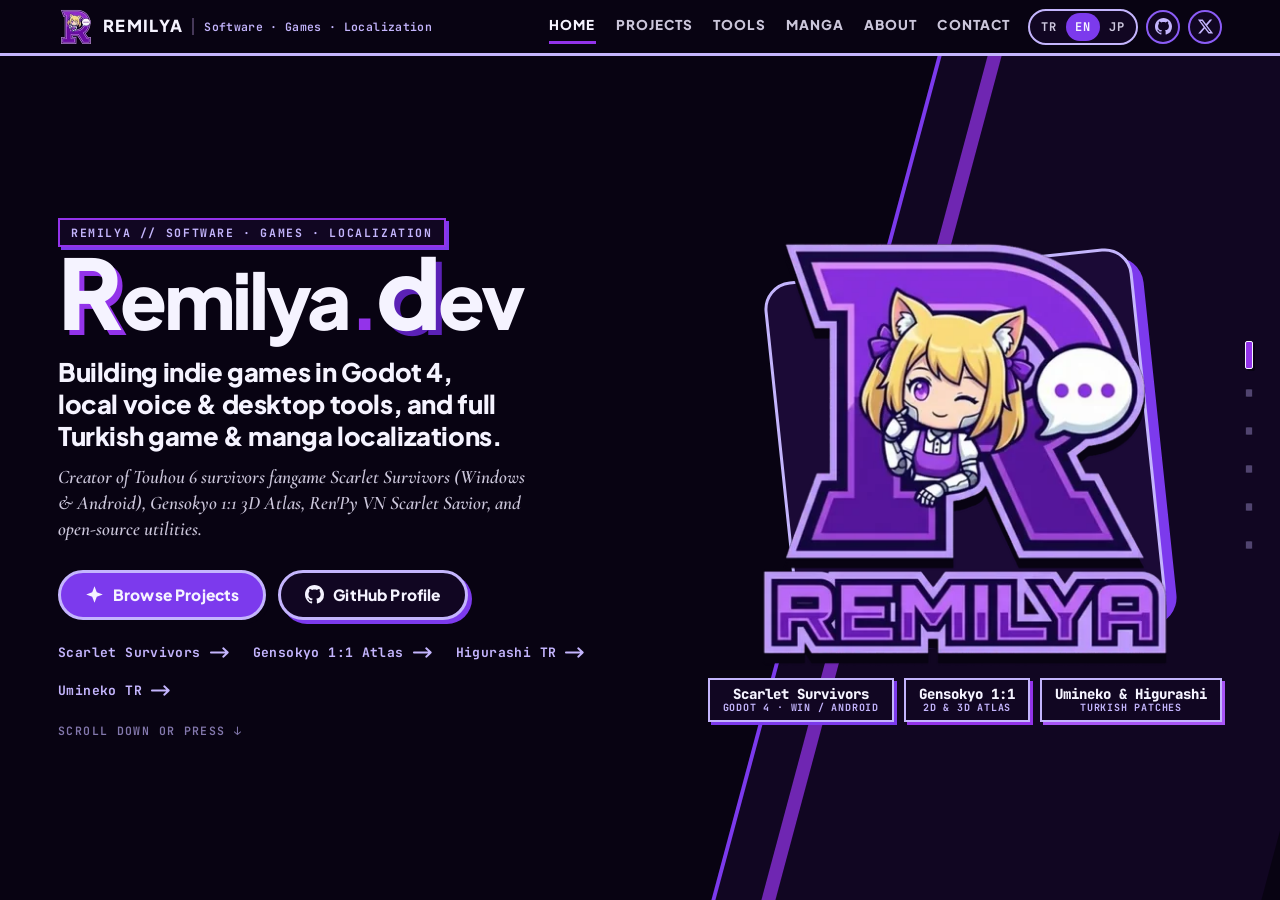
<file: index.html>
<!doctype html>
<html lang="en">
  <head>
    <meta charset="utf-8" />
    <meta name="viewport" content="width=device-width, initial-scale=1, viewport-fit=cover" />
    <title>Remilya | Scarlet Survivors, Open-Source Tools &amp; Game Localizations</title>
    <meta
      id="meta-description"
      name="description"
      content="Independent software &amp; game developer behind Touhou 6 danmaku fangame Scarlet Survivors (Godot 4, Windows &amp; Android), interactive Gensokyo 1:1 Atlas, VOICEVOX/Python desktop tools, and Turkish game patches."
    />
    <meta name="theme-color" content="#080312" />
    <link rel="canonical" href="https://remilya.dev/" />
    <link rel="icon" type="image/png" sizes="64x64" href="assets/favicon-64.png" />
    <link rel="icon" href="assets/favicon.svg" type="image/svg+xml" />
    <link rel="apple-touch-icon" href="assets/apple-touch-icon.png" />

    <meta property="og:site_name" content="Remilya" />
    <meta property="og:type" content="website" />
    <meta id="og-locale" property="og:locale" content="en_US" />
    <meta id="og-title" property="og:title" content="Remilya | Scarlet Survivors, Open-Source Tools &amp; Game Localizations" />
    <meta
      id="og-description"
      property="og:description"
      content="Independent software &amp; game developer behind Touhou 6 danmaku fangame Scarlet Survivors (Godot 4, Windows &amp; Android), interactive Gensokyo 1:1 Atlas, VOICEVOX/Python desktop tools, and Turkish game patches."
    />
    <meta property="og:url" content="https://remilya.dev/" />
    <meta property="og:image" content="https://remilya.dev/assets/remilya-social.jpg" />
    <meta property="og:image:width" content="1200" />
    <meta property="og:image:height" content="630" />
    <meta property="og:image:alt" content="Remilya: Scarlet Survivors, Open-Source Tools, and Game &amp; Manga Localization" />

    <meta name="twitter:card" content="summary_large_image" />
    <meta name="twitter:site" content="@Remilya356" />
    <meta id="twitter-title" name="twitter:title" content="Remilya | Scarlet Survivors, Open-Source Tools &amp; Game Localizations" />
    <meta
      id="twitter-description"
      name="twitter:description"
      content="Independent software &amp; game developer behind Touhou 6 danmaku fangame Scarlet Survivors (Godot 4, Windows &amp; Android), interactive Gensokyo 1:1 Atlas, VOICEVOX/Python desktop tools, and Turkish game patches."
    />
    <meta name="twitter:image" content="https://remilya.dev/assets/remilya-social.jpg" />

    <script type="application/ld+json">
      {
        "@context": "https://schema.org",
        "@type": "Person",
        "name": "Remilya",
        "alternateName": "İlker Ağırkaya",
        "url": "https://remilya.dev/",
        "image": "https://remilya.dev/assets/remilya-social.jpg",
        "jobTitle": "Software Developer & Game/Manga Localizer",
        "knowsLanguage": ["tr", "en"],
        "sameAs": [
          "https://github.com/Remilya",
          "https://tr.linkedin.com/in/ilker-agirkaya",
          "https://x.com/Remilya356",
          "https://remilya356.itch.io/"
        ]
      }
    </script>

    <script>
      (function () {
        var root = document.documentElement;
        root.classList.add("js");
        try {
          var q = (new URLSearchParams(window.location.search).get("lang") || "").toLowerCase();
          if (q === "jp") q = "ja";
          if (q === "tr" || q === "en" || q === "ja") {
            root.lang = q;
            return;
          }
          var saved = (window.localStorage.getItem("remilya-locale") || "").toLowerCase();
          if (saved === "jp") saved = "ja";
          if (saved === "tr" || saved === "en" || saved === "ja") {
            root.lang = saved;
            return;
          }
          var nav = navigator.languages || [navigator.language || "en"];
          for (var i = 0; i < nav.length; i++) {
            var code = String(nav[i]).toLowerCase();
            if (code.indexOf("ja") === 0) {
              root.lang = "ja";
              return;
            }
            if (code.indexOf("tr") === 0) {
              root.lang = "tr";
              return;
            }
            if (code.indexOf("en") === 0) {
              root.lang = "en";
              return;
            }
          }
        } catch (e) {}
      })();
    </script>

    <link rel="preconnect" href="https://fonts.googleapis.com" />
    <link rel="preconnect" href="https://fonts.gstatic.com" crossorigin />
    <link rel="stylesheet" href="styles.css?v=20261125" />
    <link
      rel="preload"
      as="image"
      href="assets/remilya-mascot.webp"
      imagesrcset="assets/remilya-mascot-440.webp 440w, assets/remilya-mascot.webp 720w"
      imagesizes="(max-width: 860px) 235px, 430px"
      fetchpriority="high"
    />
    <link rel="modulepreload" href="main.js?v=20261125" />
    <link rel="modulepreload" href="js/content.js?v=20261125" />
    <link rel="modulepreload" href="js/deck.js?v=20261125" />
    <link rel="modulepreload" href="js/slices.js?v=20261125" />
    <link rel="modulepreload" href="js/showcase.js?v=20261125" />
    <link rel="modulepreload" href="js/sakuga-fx.js?v=20261125" />
    <link
      rel="preload"
      as="style"
      href="https://fonts.googleapis.com/css2?family=Cormorant+Garamond:ital,wght@1,600&amp;family=JetBrains+Mono:wght@600;700&amp;family=Plus+Jakarta+Sans:wght@500;700;800&amp;display=swap"
    />
    <link
      href="https://fonts.googleapis.com/css2?family=Cormorant+Garamond:ital,wght@1,600&amp;family=JetBrains+Mono:wght@600;700&amp;family=Plus+Jakarta+Sans:wght@500;700;800&amp;display=swap"
      rel="stylesheet"
      media="print"
      onload="this.media='all'"
    />
    <noscript>
      <link
        href="https://fonts.googleapis.com/css2?family=Cormorant+Garamond:ital,wght@1,600&amp;family=JetBrains+Mono:wght@600;700&amp;family=Plus+Jakarta+Sans:wght@500;700;800&amp;display=swap"
        rel="stylesheet"
      />
    </noscript>
  </head>
  <body>
    <svg width="0" height="0" style="position: absolute" aria-hidden="true" focusable="false">
      <symbol id="i-gh" viewBox="0 0 16 16">
        <path
          fill="currentColor"
          d="M8 0C3.58 0 0 3.58 0 8c0 3.54 2.29 6.53 5.47 7.59.4.07.55-.17.55-.38 0-.19-.01-.82-.01-1.49-2.01.37-2.53-.49-2.69-.94-.09-.23-.48-.94-.82-1.13-.28-.15-.68-.52-.01-.53.63-.01 1.08.58 1.23.82.72 1.21 1.87.87 2.33.66.07-.52.28-.87.51-1.07-1.78-.2-3.64-.89-3.64-3.95 0-.87.31-1.59.82-2.15-.08-.2-.36-1.02.08-2.12 0 0 .67-.21 2.2.82.64-.18 1.32-.27 2-.27.68 0 1.36.09 2 .27 1.53-1.04 2.2-.82 2.2-.82.44 1.1.16 1.92.08 2.12.51.56.82 1.27.82 2.15 0 3.07-1.87 3.75-3.65 3.95.29.25.54.73.54 1.48 0 1.07-.01 1.93-.01 2.2 0 .21.15.46.55.38A8.013 8.013 0 0 0 16 8c0-4.42-3.58-8-8-8z"
        />
      </symbol>
      <symbol id="i-x-social" viewBox="0 0 24 24">
        <path
          fill="currentColor"
          d="M18.244 2.25h3.308l-7.227 8.26 8.502 11.24H16.17l-5.214-6.817L4.99 21.75H1.68l7.73-8.835L1.254 2.25H8.08l4.713 6.231zm-1.161 17.52h1.833L7.084 4.126H5.117z"
        />
      </symbol>
      <symbol id="i-in" viewBox="0 0 24 24">
        <path
          fill="currentColor"
          d="M19 3a2 2 0 0 1 2 2v14a2 2 0 0 1-2 2H5a2 2 0 0 1-2-2V5a2 2 0 0 1 2-2h14m-.5 15.5v-5.3a3.26 3.26 0 0 0-3.26-3.26c-.85 0-1.84.52-2.28 1.3v-1.11h-2.79v8.37h2.79v-4.93c0-.77.62-1.4 1.39-1.4a1.4 1.4 0 0 1 1.4 1.4v4.93h2.75M6.88 8.56a1.68 1.68 0 0 0 1.68-1.68c0-.93-.75-1.69-1.68-1.69a1.69 1.69 0 0 0-1.69 1.69c0 .93.76 1.68 1.69 1.68m1.39 9.94v-8.37H5.5v8.37h2.77z"
        />
      </symbol>
      <symbol id="i-game" viewBox="0 0 24 24">
        <g fill="none" stroke="currentColor" stroke-width="2.2" stroke-linecap="round" stroke-linejoin="round">
          <path d="M6 11h4M8 9v4" />
          <circle cx="15.2" cy="10.2" r="1.1" fill="currentColor" stroke="none" />
          <circle cx="17.8" cy="12.4" r="1.1" fill="currentColor" stroke="none" />
          <path d="M17.3 5H6.7a4 4 0 0 0-3.94 3.31l-1 5.69A3.5 3.5 0 0 0 5.2 18.1c1.1 0 2.13-.52 2.79-1.4L9.2 15h5.6l1.21 1.7a3.43 3.43 0 0 0 2.79 1.4 3.5 3.5 0 0 0 3.44-4.1l-1-5.69A4 4 0 0 0 17.3 5Z" />
        </g>
      </symbol>
      <symbol id="i-arrow" viewBox="0 0 34 20">
        <path
          fill="none"
          stroke="currentColor"
          stroke-width="3"
          stroke-linecap="round"
          stroke-linejoin="round"
          d="M3 10h26M22 3.5l7 6.5-7 6.5"
        />
      </symbol>
      <symbol id="i-left" viewBox="0 0 24 24">
        <path
          fill="none"
          stroke="currentColor"
          stroke-width="3"
          stroke-linecap="round"
          stroke-linejoin="round"
          d="M19 12H5.5M11 5.5L4.5 12l6.5 6.5"
        />
      </symbol>
      <symbol id="i-right" viewBox="0 0 24 24">
        <path
          fill="none"
          stroke="currentColor"
          stroke-width="3"
          stroke-linecap="round"
          stroke-linejoin="round"
          d="M5 12h13.5M13 5.5l6.5 6.5-6.5 6.5"
        />
      </symbol>
      <symbol id="i-spark" viewBox="0 0 24 24">
        <path
          fill="currentColor"
          d="M12 1.5 14.9 9.1 22.5 12 14.9 14.9 12 22.5 9.1 14.9 1.5 12 9.1 9.1Z"
        />
      </symbol>
      <!-- Bespoke Thematic Icons for the 6 Slices & Open Source Tools -->
      <symbol id="i-danmaku" viewBox="0 0 24 24">
        <g fill="none" stroke="currentColor" stroke-width="2.1" stroke-linecap="round" stroke-linejoin="round">
          <circle cx="12" cy="12" r="7.5" />
          <path d="M12 6.8 13.7 10.3 17.2 12 13.7 13.7 12 17.2 10.3 13.7 6.8 12 10.3 10.3Z" fill="currentColor" stroke="none" />
          <circle cx="12" cy="2.1" r="1.3" fill="currentColor" stroke="none" />
          <circle cx="12" cy="21.9" r="1.3" fill="currentColor" stroke="none" />
          <circle cx="2.1" cy="12" r="1.3" fill="currentColor" stroke="none" />
          <circle cx="21.9" cy="12" r="1.3" fill="currentColor" stroke="none" />
        </g>
      </symbol>
      <symbol id="i-torii" viewBox="0 0 24 24">
        <g fill="none" stroke="currentColor" stroke-width="2.3" stroke-linecap="round" stroke-linejoin="round">
          <path d="M2.5 5.2c4.5 1.5 14.5 1.5 19 0" />
          <path d="M4.5 9.5h15" />
          <path d="M7.2 6v15M16.8 6v15" />
          <path d="M12 6v3.5" />
        </g>
      </symbol>
      <symbol id="i-quill" viewBox="0 0 24 24">
        <g fill="none" stroke="currentColor" stroke-width="2.2" stroke-linecap="round" stroke-linejoin="round">
          <path d="M20.2 3.8c-4.5 0-9.6 2.8-12.2 7.8L5 19l7.4-3c5-2.6 7.8-7.7 7.8-12.2Z" />
          <path d="M14.5 9.5 3.5 20.5" />
          <path d="M9.5 14.5h5" />
        </g>
      </symbol>
      <symbol id="i-butterfly" viewBox="0 0 24 24">
        <g fill="none" stroke="currentColor" stroke-width="2.1" stroke-linecap="round" stroke-linejoin="round">
          <path d="M12 7.5C9.4 3.4 3.6 3.2 3.2 8.2c-.3 3.4 3.2 5 6.4 4.8-3.5 1.2-5.2 4.6-2.8 6.8 2.2 2 5.2-.6 5.2-4.3" />
          <path d="M12 7.5c2.6-4.1 8.4-4.3 8.8.7.3 3.4-3.2 5-6.4 4.8 3.5 1.2 5.2 4.6 2.8 6.8-2.2 2-5.2-.6-5.2-4.3" />
          <path d="M12 6v13" />
        </g>
      </symbol>
      <symbol id="i-katana" viewBox="0 0 24 24">
        <g fill="none" stroke="currentColor" stroke-width="2.3" stroke-linecap="round" stroke-linejoin="round">
          <path d="M19.8 4.2 8.5 15.5" />
          <path d="M15.5 4.2h4.3v4.3" />
          <path d="M6.2 13.2l4.6 4.6" />
          <path d="M4.2 19.8l4.3-4.3" />
          <path d="M12 3.2l1.2 2.8 2.8 1.2-2.8 1.2L12 11.2l-1.2-2.8L8 7.2l2.8-1.2Z" fill="currentColor" stroke="none" />
        </g>
      </symbol>
      <symbol id="i-scarlet" viewBox="0 0 24 24">
        <g fill="none" stroke="currentColor" stroke-width="2.2" stroke-linecap="round" stroke-linejoin="round">
          <path d="M15.8 3.5a8.5 8.5 0 1 0 4.7 14.8 7.2 7.2 0 0 1-4.7-14.8Z" />
          <path d="M15 7.2 16.1 9.9 18.8 11 16.1 12.1 15 14.8 13.9 12.1 11.2 11 13.9 9.9Z" fill="currentColor" stroke="none" />
        </g>
      </symbol>
      <symbol id="i-voice" viewBox="0 0 24 24">
        <g fill="none" stroke="currentColor" stroke-width="2.4" stroke-linecap="round">
          <path d="M4 10v4M8 6.5v11M12 3.5v17M16 7.5v9M20 9.5v5" />
        </g>
      </symbol>
      <symbol id="i-reel" viewBox="0 0 24 24">
        <g fill="none" stroke="currentColor" stroke-width="2.2" stroke-linecap="round" stroke-linejoin="round">
          <rect x="3" y="4" width="18" height="16" rx="2.5" />
          <path d="M7.5 4v16M16.5 4v16M3 9h4.5M16.5 9H21M3 15h4.5M16.5 15H21" />
          <polygon points="10.4,9.2 15,12 10.4,14.8" fill="currentColor" stroke="none" />
        </g>
      </symbol>
    </svg>

    <a class="skip" id="skip-link" href="#deck">Skip to main content</a>
    <canvas id="cursorFx" aria-hidden="true"></canvas>

    <header class="lnav">
      <div class="lnav-in">
        <a class="brand" id="brand-link" href="#top" aria-label="Back to top">
          <img src="assets/remilya-icon.webp" alt="" width="36" height="36" fetchpriority="high" />
          <span class="brand-name">REMILYA</span>
          <small class="brand-sub" id="brand-subtitle">Software · Games · Localization</small>
        </a>

        <nav id="primary-nav" aria-label="Main navigation">
          <a id="nav-top" href="#top" aria-current="true">Home</a>
          <a id="nav-library" href="#library">Projects</a>
          <a id="nav-work" href="#work">Tools</a>
          <a id="nav-translations" href="#translations">Manga</a>
          <a id="nav-experience" href="#experience">About</a>
          <a id="nav-contact" href="#contact">Contact</a>
        </nav>

        <div class="acts">
          <div class="lang-switch" id="locale-switcher" role="group" aria-label="Site language">
            <button type="button" class="locale-button" data-locale="tr" aria-pressed="false">TR</button>
            <button type="button" class="locale-button is-active" data-locale="en" aria-pressed="true">EN</button>
            <button type="button" class="locale-button" data-locale="ja" aria-pressed="false">JP</button>
          </div>
          <span id="locale-status" class="sr-only" aria-live="polite"></span>
          <a
            class="ib"
            href="https://github.com/Remilya"
            target="_blank"
            rel="noopener noreferrer"
            aria-label="Remilya on GitHub"
          >
            <svg aria-hidden="true"><use href="#i-gh" /></svg>
          </a>
          <a
            class="ib"
            href="https://x.com/Remilya356"
            target="_blank"
            rel="noopener noreferrer"
            aria-label="Remilya on X"
          >
            <svg aria-hidden="true"><use href="#i-x-social" /></svg>
          </a>
        </div>
      </div>
    </header>

    <nav class="dots" id="dots" aria-label="Page sections"></nav>

    <main class="deck" id="deck" tabindex="-1">
      <!-- ============================ 1 · HERO ============================ -->
      <section class="panel hero" id="top" data-label="Home" aria-labelledby="hero-title">
        <div class="hero-backdrop" aria-hidden="true">
          <span class="hero-slash hero-slash--1"></span>
          <span class="hero-slash hero-slash--2"></span>
        </div>
        <div class="motes" data-motes="18" aria-hidden="true"></div>

        <div class="wrap hero-wrap">
          <div class="hero-copy">
            <p class="kicker" id="hero-kicker">REMILYA // SOFTWARE · GAMES · LOCALIZATION</p>
            <h1 id="hero-title">
              <span class="cap">R</span>emilya<span class="title-dot">.</span><span class="cap cap--lavender">d</span>ev
            </h1>
            <p class="hero-lead" id="hero-lead">
              Building indie games in Godot 4, local voice &amp; desktop tools, and full Turkish game &amp; manga localizations.
            </p>
            <p class="hero-sub" id="hero-sub">
              Creator of Touhou 6 survivors fangame Scarlet Survivors (Windows &amp; Android), Gensokyo 1:1 3D Atlas, Ren'Py VN Scarlet Savior, and open-source utilities.
            </p>

            <div class="ctas">
              <a class="btn btn-violet" id="hero-cta-primary" href="#library">
                <svg aria-hidden="true"><use href="#i-spark" /></svg>
                <span id="hero-cta-primary-text">Browse Projects</span>
              </a>
              <a
                class="btn btn-paper"
                id="hero-cta-secondary"
                href="https://github.com/Remilya"
                target="_blank"
                rel="noopener noreferrer"
              >
                <svg aria-hidden="true"><use href="#i-gh" /></svg>
                <span id="hero-cta-secondary-text">GitHub Profile</span>
              </a>
            </div>

            <div class="hero-qlinks" id="hero-quicklinks">
              <a
                class="hero-qlink"
                href="https://remilya356.itch.io/scarlet-survivors"
                target="_blank"
                rel="noopener noreferrer"
              >
                <span>Scarlet Survivors</span>
                <svg aria-hidden="true"><use href="#i-arrow" /></svg>
              </a>
              <a class="hero-qlink" href="https://remilya.dev/Gensokyo/">
                <span>Gensokyo 1:1 Atlas</span>
                <svg aria-hidden="true"><use href="#i-arrow" /></svg>
              </a>
              <a class="hero-qlink" href="https://remilya.dev/Higurashi/">
                <span>Higurashi TR</span>
                <svg aria-hidden="true"><use href="#i-arrow" /></svg>
              </a>
              <a class="hero-qlink" href="https://remilya.dev/Umineko/">
                <span>Umineko TR</span>
                <svg aria-hidden="true"><use href="#i-arrow" /></svg>
              </a>
            </div>

            <p class="hero-hint" id="hero-scroll-hint">Scroll down or press ↓</p>
          </div>

          <div class="hero-art">
            <div class="mascot-stage">
              <div class="mascot-card">
                <span class="mascot-ring" aria-hidden="true"></span>
                <img
                  class="mascot-img"
                  src="assets/remilya-mascot.webp"
                  srcset="assets/remilya-mascot-440.webp 440w, assets/remilya-mascot.webp 720w"
                  sizes="(max-width: 860px) 235px, 430px"
                  alt="Remilya OC mascot emblem"
                  width="720"
                  height="720"
                  fetchpriority="high"
                />
              </div>
              <div class="mascot-badges" id="hero-badges">
                <div class="mascot-chip mascot-chip--1">
                  <strong>Scarlet Survivors</strong>
                  <span>Godot 4 · Win / Android</span>
                </div>
                <div class="mascot-chip mascot-chip--2">
                  <strong>Gensokyo 1:1</strong>
                  <span>2D &amp; 3D Atlas</span>
                </div>
                <div class="mascot-chip mascot-chip--3">
                  <strong>Umineko &amp; Higurashi</strong>
                  <span>Turkish Patches</span>
                </div>
              </div>
            </div>
          </div>
        </div>
      </section>

      <!-- ============================ 2 · THE SIX SLICES + COMPOSITE ============================ -->
      <section class="panel slices" id="library" data-label="Projects" aria-labelledby="slices-sr-title">
        <h2 class="sr-only" id="slices-sr-title">Featured Projects</h2>

        <div class="slices-stage" id="slicesStage" data-step="0">
          <div class="comp-banner" id="slices-comp-banner" aria-hidden="true">
            PROJECT OVERVIEW // PICK A SLICE
          </div>

          <div class="slices-area" id="slicesArea">
            <!-- SLICE 1: SCARLET SURVIVORS (Deep Royal Amethyst #3b0764) -->
            <article class="sl sl-1" data-k="1" aria-labelledby="sl1-t">
              <div class="body">
                <p class="sl-kicker" id="sl1-eyebrow">01 // GODOT 4 DANMAKU SURVIVORS (WINDOWS &amp; ANDROID)</p>
                <h3 class="sl-t" id="sl1-t"><b class="cap">S</b>carlet Survivors</h3>
                <p class="sl-s" id="sl1-desc">
                  Portrait bullet-heaven survivors fangame set in Touhou 6 (EoSD), built in Godot 4 with a deterministic Python pixel/voxel pipeline (zero AI art or music), 12 playable heroes, 7 boss stages, 31 Spell Cards, and built-in EN / TR / JP localization.
                </p>

                <div class="sl-showcase sl-showcase--video">
                  <div class="higu-video" data-cursor="lock">
                    <button
                      type="button"
                      class="yt-lite yt-lite--pixel"
                      id="scarlet-yt-btn"
                      data-yt-id="Y_lwLCn5oVw"
                      data-yt-title="Scarlet Survivors - Official 16:9 Trailer"
                      aria-label="Scarlet Survivors - Play official 16:9 YouTube trailer"
                    >
                      <img
                        class="is-pixel"
                        src="assets/scarlet-survivors-video.webp"
                        alt="Scarlet Survivors pixel-art cover and Stage 6 Lunatic danmaku gameplay preview"
                        width="960"
                        height="540"
                        loading="lazy"
                        decoding="async"
                        fetchpriority="low"
                      />
                      <span class="yt-lite__top" id="scarlet-yt-top" aria-hidden="true">Official 16:9 Trailer</span>
                      <span class="yt-lite__play" aria-hidden="true">
                        <svg viewBox="0 0 68 48" width="68" height="48">
                          <path
                            class="yt-lite__bg"
                            d="M66.52 7.74c-.78-2.93-2.49-5.41-5.42-6.19C55.79.13 34 0 34 0S12.21.13 6.9 1.55c-2.93.78-4.63 3.26-5.42 6.19C.06 13.05 0 24 0 24s.06 10.95 1.48 16.26c.78 2.93 2.49 5.41 5.42 6.19C12.21 47.87 34 48 34 48s21.79-.13 27.1-1.55c2.93-.78 4.64-3.26 5.42-6.19C67.94 34.95 68 24 68 24s-.06-10.95-1.48-16.26z"
                            fill="#be123c"
                          />
                          <path d="M45 24 27 14v20" fill="#ffffff" />
                        </svg>
                      </span>
                    </button>
                  </div>

                  <div class="sl-side">
                    <ul class="sl-pills" id="sl1-pills">
                      <li class="sl-pill">12 Heroes · 7 Stages · 31 Spell Cards</li>
                      <li class="sl-pill">Godot 4 (GDScript/C#) · Zero-AI Pipeline</li>
                      <li class="sl-pill">Windows x64 &amp; Android APK (EN / TR / JP)</li>
                    </ul>
                    <div class="sl-actions">
                      <a
                        class="btn btn-violet btn-sm"
                        id="sl1-primary"
                        href="https://remilya356.itch.io/scarlet-survivors"
                        target="_blank"
                        rel="noopener noreferrer"
                      >
                        Play Free on itch.io →
                      </a>
                      <a
                        class="sl-sublink"
                        id="sl1-secondary"
                        href="https://youtu.be/Y_lwLCn5oVw"
                        target="_blank"
                        rel="noopener noreferrer"
                      >
                        Watch 16:9 Trailer →
                      </a>
                    </div>
                  </div>
                </div>
              </div>

              <div class="lab" data-a="center">
                <span class="lab-idx">01</span>
                <svg class="lab-ico" aria-hidden="true"><use href="#i-danmaku" /></svg>
                <strong class="lab-title" id="sl1-lab-title">Scarlet Survivors</strong>
                <span class="lab-sub" id="sl1-lab-sub">Godot 4 · Win / Android</span>
                <a
                  class="lab-cta"
                  id="sl1-lab-cta"
                  href="https://remilya356.itch.io/scarlet-survivors"
                  target="_blank"
                  rel="noopener noreferrer"
                  aria-label="Open Scarlet Survivors"
                >
                  Open ↗
                </a>
              </div>
              <p class="sliv" id="sl1-sliv" lang="en" aria-hidden="true">Scarlet Survivors</p>
            </article>

            <!-- SLICE 2: GENSOKYO 1:1 (Core Electric Violet #5b21b6) -->
            <article class="sl sl-2" data-k="2" aria-labelledby="sl2-t">
              <div class="body">
                <p class="sl-kicker" id="sl2-eyebrow">02 // 2D MAP &amp; THREE.JS 3D ATLAS</p>
                <h3 class="sl-t" id="sl2-t"><b class="cap">G</b>ensokyo 1:1 Interactive Atlas</h3>
                <p class="sl-s" id="sl2-desc">
                  Explore Touhou's Gensokyo across a 2D cartographic scroll or a Three.js 3D terrain view, with location guides, character profiles, and a point-to-point travel calculator.
                </p>

                <div class="sl-showcase">
                  <a class="sl-frame" href="https://remilya.dev/Gensokyo/" aria-label="Gensokyo 1:1 Interactive Atlas">
                    <img
                      src="assets/gensokyo-cover.webp"
                      srcset="assets/gensokyo-cover-560.webp 560w, assets/gensokyo-cover.webp 840w"
                      sizes="(max-width: 720px) 280px, 420px"
                      alt="Gensokyo 1:1 Interactive Atlas cover"
                      width="840"
                      height="560"
                      loading="lazy"
                      decoding="async"
                      fetchpriority="low"
                    />
                  </a>
                  <div class="sl-side">
                    <ul class="sl-pills" id="sl2-pills">
                      <li class="sl-pill">2D Scroll &amp; Three.js 3D</li>
                      <li class="sl-pill">114+ Regions &amp; 143 Cast</li>
                      <li class="sl-pill">Route &amp; Travel Calculator</li>
                    </ul>
                    <div class="sl-actions">
                      <a class="btn btn-ink btn-sm" id="sl2-primary" href="https://remilya.dev/Gensokyo/">
                        Open remilya.dev/Gensokyo →
                      </a>
                      <a
                        class="sl-sublink"
                        id="sl2-secondary"
                        href="https://github.com/Remilya/gensokyo-assets"
                        target="_blank"
                        rel="noopener noreferrer"
                      >
                        Sprite Repo (GitHub) →
                      </a>
                    </div>
                  </div>
                </div>
              </div>

              <div class="lab" data-a="center">
                <span class="lab-idx">02</span>
                <svg class="lab-ico" aria-hidden="true"><use href="#i-torii" /></svg>
                <strong class="lab-title" id="sl2-lab-title">Gensokyo 1:1</strong>
                <span class="lab-sub" id="sl2-lab-sub">2D &amp; 3D Map</span>
                <a class="lab-cta" id="sl2-lab-cta" href="https://remilya.dev/Gensokyo/" aria-label="Open Gensokyo 1:1">Open ↗</a>
              </div>
              <p class="sliv" id="sl2-sliv" lang="en" aria-hidden="true">Gensokyo 1:1</p>
            </article>

            <!-- SLICE 3: HIGURASHI TR (Midnight Ultraviolet #2e1065) -->
            <article class="sl sl-3" data-k="3" aria-labelledby="sl3-t">
              <div class="body">
                <p class="sl-kicker" id="sl3-eyebrow">03 // CHAPTERS 1-10 COMPLETE TURKISH PATCH</p>
                <h3 class="sl-t" id="sl3-t"><b class="cap">H</b>igurashi When They Cry TR</h3>
                <p class="sl-s" id="sl3-desc">
                  07th-Mod compatible Turkish patch covering all 10 Higurashi Hou, Rei, and Hou+ games. Includes translated in-game visuals and a one-click installer.
                </p>

                <div class="sl-showcase sl-showcase--video">
                  <div class="higu-video" data-cursor="lock">
                    <button
                      type="button"
                      class="yt-lite"
                      id="higu-yt-btn"
                      data-yt-id="wkHrNufNJVA"
                      data-yt-title="Higurashi When They Cry TR - YouTube video player"
                      aria-label="Higurashi When They Cry TR - Play YouTube video"
                    >
                      <img
                        src="assets/higurashi-video.webp"
                        alt="Higurashi When They Cry TR video preview"
                        width="640"
                        height="360"
                        loading="lazy"
                        decoding="async"
                        fetchpriority="low"
                      />
                      <span class="yt-lite__top" aria-hidden="true">Higurashi When They Cry Türkçe Yama</span>
                      <span class="yt-lite__play" aria-hidden="true">
                        <svg viewBox="0 0 68 48" width="68" height="48">
                          <path
                            class="yt-lite__bg"
                            d="M66.52 7.74c-.78-2.93-2.49-5.41-5.42-6.19C55.79.13 34 0 34 0S12.21.13 6.9 1.55c-2.93.78-4.63 3.26-5.42 6.19C.06 13.05 0 24 0 24s.06 10.95 1.48 16.26c.78 2.93 2.49 5.41 5.42 6.19C12.21 47.87 34 48 34 48s21.79-.13 27.1-1.55c2.93-.78 4.64-3.26 5.42-6.19C67.94 34.95 68 24 68 24s-.06-10.95-1.48-16.26z"
                            fill="#ff0000"
                          />
                          <path d="M45 24 27 14v20" fill="#ffffff" />
                        </svg>
                      </span>
                    </button>
                  </div>

                  <div class="sl-side">
                    <div class="higu-box" data-cursor="lock">
                      <div class="higu-dialogue">
                        <div class="higu-top">
                          <span class="higu-speaker" id="higu-speaker">RENA RYUGU · ONIKAKUSHI</span>
                          <div class="higu-langs" role="group" aria-labelledby="higu-lang-label">
                            <span class="sr-only" id="higu-lang-label">Script Language</span>
                            <button type="button" data-higu-lang="tr" aria-pressed="false">TR</button>
                            <button type="button" data-higu-lang="en" aria-pressed="true">EN</button>
                            <button type="button" data-higu-lang="ja" lang="ja" aria-pressed="false">日本語</button>
                          </div>
                        </div>
                        <p class="higu-line" id="higu-line">
                          “Liar! You just looked me straight in the eyes and lied, didn't you?”
                        </p>
                      </div>
                    </div>

                    <div class="sl-actions">
                      <a class="btn btn-violet btn-sm" id="sl3-primary" href="https://remilya.dev/Higurashi/">
                        Open remilya.dev/Higurashi →
                      </a>
                      <a
                        class="sl-sublink"
                        id="sl3-secondary"
                        href="https://github.com/Remilya/Higurashi"
                        target="_blank"
                        rel="noopener noreferrer"
                      >
                        GitHub / Installer →
                      </a>
                    </div>
                  </div>
                </div>
              </div>

              <div class="lab" data-a="center">
                <span class="lab-idx">03</span>
                <svg class="lab-ico" aria-hidden="true"><use href="#i-quill" /></svg>
                <strong class="lab-title" id="sl3-lab-title">Higurashi TR</strong>
                <span class="lab-sub" id="sl3-lab-sub">All 10 Games · TR Patch</span>
                <a class="lab-cta" id="sl3-lab-cta" href="https://remilya.dev/Higurashi/" aria-label="Open Higurashi TR">Open ↗</a>
              </div>
              <p class="sliv" id="sl3-sliv" lang="en" aria-hidden="true">Higurashi TR</p>
            </article>

            <!-- SLICE 4: UMINEKO TR (Rokkenjima Royal Purple-Amethyst #6b21a8) -->
            <article class="sl sl-4" data-k="4" aria-labelledby="sl4-t">
              <div class="body">
                <p class="sl-kicker" id="sl4-eyebrow">04 // EPISODES 1-8 COMPLETE TURKISH PATCH</p>
                <h3 class="sl-t" id="sl4-t"><b class="cap">U</b>mineko When They Cry TR</h3>
                <p class="sl-s" id="sl4-desc">
                  07th-Mod compatible Turkish patch covering Question &amp; Answer Arcs (Episodes 1-8). Includes Kanji-ready fonts, translated UI and puzzles, and a one-click installer.
                </p>

                <div class="sl-showcase sl-showcase--video">
                  <div class="higu-video umi-video" data-cursor="lock">
                    <button
                      type="button"
                      class="yt-lite"
                      id="umi-video-btn"
                      data-video-src="https://remilya.dev/Umineko/assets/umineko-tr-fragman.mp4"
                      aria-label="Umineko When They Cry TR - Play Special Tea Party trailer"
                    >
                      <img
                        src="assets/umineko-video.webp"
                        alt="Umineko When They Cry TR Special Tea Party trailer preview"
                        width="640"
                        height="360"
                        loading="lazy"
                        decoding="async"
                        fetchpriority="low"
                      />
                      <span class="yt-lite__top" aria-hidden="true">Umineko Türkçe Yama · Özel Çay Partisi</span>
                      <span class="yt-lite__play" aria-hidden="true">
                        <svg viewBox="0 0 68 48" width="68" height="48">
                          <path
                            class="yt-lite__bg"
                            d="M66.52 7.74c-.78-2.93-2.49-5.41-5.42-6.19C55.79.13 34 0 34 0S12.21.13 6.9 1.55c-2.93.78-4.63 3.26-5.42 6.19C.06 13.05 0 24 0 24s.06 10.95 1.48 16.26c.78 2.93 2.49 5.41 5.42 6.19C12.21 47.87 34 48 34 48s21.79-.13 27.1-1.55c2.93-.78 4.64-3.26 5.42-6.19C67.94 34.95 68 24 68 24s-.06-10.95-1.48-16.26z"
                            fill="#be123c"
                          />
                          <path d="M45 24 27 14v20" fill="#ffffff" />
                        </svg>
                      </span>
                    </button>
                  </div>

                  <div class="sl-side">
                    <div class="higu-box" data-cursor="lock">
                      <div class="higu-dialogue">
                        <div class="higu-top">
                          <span class="higu-speaker umi-speaker" id="umi-speaker">BEATRICE · THE GOLDEN WITCH</span>
                          <div class="higu-langs" role="group" aria-labelledby="umi-lang-label">
                            <span class="sr-only" id="umi-lang-label">Script Language</span>
                            <button type="button" data-umi-lang="tr" aria-pressed="false">TR</button>
                            <button type="button" data-umi-lang="en" aria-pressed="true">EN</button>
                            <button type="button" data-umi-lang="ja" lang="ja" aria-pressed="false">日本語</button>
                          </div>
                        </div>
                        <p class="higu-line umi-line" id="umi-line">
                          “Listen closely! Everything I speak in red is the absolute truth! There is zero need for proof or debate!”
                        </p>
                      </div>
                    </div>

                    <div class="sl-actions">
                      <a class="btn btn-violet btn-sm" id="sl4-primary" href="https://remilya.dev/Umineko/">
                        Open remilya.dev/Umineko →
                      </a>
                      <a
                        class="sl-sublink"
                        id="sl4-secondary"
                        href="https://github.com/Remilya/Umineko"
                        target="_blank"
                        rel="noopener noreferrer"
                      >
                        GitHub / Installer →
                      </a>
                    </div>
                  </div>
                </div>
              </div>

              <div class="lab" data-a="center">
                <span class="lab-idx">04</span>
                <svg class="lab-ico" aria-hidden="true"><use href="#i-butterfly" /></svg>
                <strong class="lab-title" id="sl4-lab-title">Umineko TR</strong>
                <span class="lab-sub" id="sl4-lab-sub">All 8 Episodes · TR Patch</span>
                <a class="lab-cta" id="sl4-lab-cta" href="https://remilya.dev/Umineko/" aria-label="Open Umineko TR">Open ↗</a>
              </div>
              <p class="sliv" id="sl4-sliv" lang="en" aria-hidden="true">Umineko TR</p>
            </article>

            <!-- SLICE 5: RAIDOU REMASTERED TR (Royal Indigo Ultraviolet #4c1d95) -->
            <article class="sl sl-5" data-k="5" aria-labelledby="sl5-t">
              <div class="body">
                <p class="sl-kicker" id="sl5-eyebrow">05 // PC · 100% TURKISH PATCH</p>
                <h3 class="sl-t" id="sl5-t"><b class="cap">R</b>AIDOU Remastered TR</h3>

                <div class="sl-showcase sl-showcase--compact">
                  <a
                    class="sl-frame"
                    href="https://github.com/Remilya/raidou-remastered-tr"
                    target="_blank"
                    rel="noopener noreferrer"
                    aria-label="RAIDOU Remastered TR on GitHub"
                  >
                    <img
                      src="assets/raidou-cover.webp"
                      alt="RAIDOU Remastered TR cover"
                      width="460"
                      height="215"
                      loading="lazy"
                      decoding="async"
                      fetchpriority="low"
                    />
                  </a>
                  <div class="sl-side">
                    <p class="sl-s sl-s--left" id="sl5-desc">
                      100% Turkish patch for the PC version. Installs translated fonts and full game text in a single click.
                    </p>
                    <div class="sl-actions">
                      <a
                        class="btn btn-lavender btn-sm"
                        id="sl5-primary"
                        href="https://github.com/Remilya/raidou-remastered-tr"
                        target="_blank"
                        rel="noopener noreferrer"
                      >
                        GitHub / Download →
                      </a>
                      <a class="sl-sublink" id="sl5-secondary" href="https://remilya.dev/Raidou/">
                        /Raidou Short Link
                      </a>
                    </div>
                  </div>
                </div>
              </div>

              <div class="lab" data-a="center">
                <span class="lab-idx">05</span>
                <svg class="lab-ico" aria-hidden="true"><use href="#i-katana" /></svg>
                <strong class="lab-title" id="sl5-lab-title">RAIDOU TR</strong>
                <span class="lab-sub" id="sl5-lab-sub">100% Turkish Patch</span>
                <a
                  class="lab-cta"
                  id="sl5-lab-cta"
                  href="https://github.com/Remilya/raidou-remastered-tr"
                  target="_blank"
                  rel="noopener noreferrer"
                  aria-label="Open RAIDOU TR"
                >
                  Open ↗
                </a>
              </div>
              <p class="sliv" id="sl5-sliv" lang="en" aria-hidden="true">RAIDOU TR</p>
            </article>

            <!-- SLICE 6: SCARLET SAVIOR (Vivid Electric Ultraviolet #7e22ce) -->
            <article class="sl sl-6" data-k="6" aria-labelledby="sl6-t">
              <div class="body">
                <p class="sl-kicker" id="sl6-eyebrow">06 // TOUHOU PSYCHOLOGICAL HORROR VISUAL NOVEL</p>
                <h3 class="sl-t" id="sl6-t"><b class="cap">S</b>carlet Savior</h3>

                <div class="sl-showcase sl-showcase--compact">
                  <a
                    class="sl-frame"
                    href="https://remilya356.itch.io/scarlet-savior"
                    target="_blank"
                    rel="noopener noreferrer"
                    aria-label="Scarlet Savior on itch.io"
                  >
                    <img
                      src="assets/scarlet-savior-cover.webp"
                      alt="Scarlet Savior cover"
                      width="315"
                      height="250"
                      loading="lazy"
                      decoding="async"
                      fetchpriority="low"
                    />
                  </a>
                  <div class="sl-side">
                    <span class="flow-chip flow-chip--accent" id="sl6-badge">Ren'Py Visual Novel</span>
                    <p class="sl-s sl-s--left" id="sl6-desc">
                      A psychological horror visual novel built in Ren'Py and set inside the Scarlet Devil Mansion. Features full Japanese voice acting with Turkish, English, and Japanese subtitles.
                    </p>
                    <div class="sl-actions">
                      <a
                        class="btn btn-ink btn-sm"
                        id="sl6-primary"
                        href="https://remilya356.itch.io/scarlet-savior"
                        target="_blank"
                        rel="noopener noreferrer"
                      >
                        Download on itch.io →
                      </a>
                      <a
                        class="sl-sublink"
                        id="sl6-secondary"
                        href="https://remilya356.itch.io/"
                        target="_blank"
                        rel="noopener noreferrer"
                      >
                        3D Game Assets →
                      </a>
                    </div>
                  </div>
                </div>
              </div>

              <div class="lab" data-a="center">
                <span class="lab-idx">06</span>
                <svg class="lab-ico" aria-hidden="true"><use href="#i-scarlet" /></svg>
                <strong class="lab-title" id="sl6-lab-title">Scarlet Savior</strong>
                <span class="lab-sub" id="sl6-lab-sub">Ren'Py Visual Novel</span>
                <a
                  class="lab-cta"
                  id="sl6-lab-cta"
                  href="https://remilya356.itch.io/scarlet-savior"
                  target="_blank"
                  rel="noopener noreferrer"
                  aria-label="Open Scarlet Savior"
                >
                  Open ↗
                </a>
              </div>
              <p class="sliv" id="sl6-sliv" lang="en" aria-hidden="true">Scarlet Savior</p>
            </article>
          </div>
        </div>

        <div class="slice-snap" style="--k: 1" aria-hidden="true"></div>
        <div class="slice-snap" style="--k: 2" aria-hidden="true"></div>
        <div class="slice-snap" style="--k: 3" aria-hidden="true"></div>
        <div class="slice-snap" style="--k: 4" aria-hidden="true"></div>
        <div class="slice-snap" style="--k: 5" aria-hidden="true"></div>
        <div class="slice-snap" style="--k: 6" aria-hidden="true"></div>
      </section>

      <!-- ============================ 3 · OPEN-SOURCE TOOLS ============================ -->
      <section class="panel work-panel" id="work" data-label="Tools" aria-labelledby="work-title">
        <div class="wrap">
          <div class="sec-head">
            <p class="kicker" id="work-eyebrow">OPEN SOURCE // GITHUB REPOSITORIES</p>
            <h2 class="h2" id="work-title"><span class="cap">O</span>pen-source tools.</h2>
            <p class="sec-copy" id="work-copy">
              Local Node.js voice bridges, vanilla JS libraries, Python desktop utilities, and browser extensions.
            </p>
          </div>

          <div class="tools-grid" id="support-projects">
            <article class="tool-card tool-card--amethyst">
              <div class="tool-card__top">
                <span class="tool-card__idx">01</span>
                <span class="tool-card__type">NODE.JS · LOCAL TTS BRIDGE</span>
              </div>
              <div class="tool-card__head">
                <span class="tool-card__glyph" aria-hidden="true"><svg><use href="#i-voice" /></svg></span>
                <h3>VOICEVOX Expressive TTS</h3>
              </div>
              <p class="tool-card__desc">
                Exposes local VOICEVOX as an OpenAI-compatible TTS endpoint for SillyTavern, Project AIRI, and AIVTubers. Converts Turkish and English text to Katakana phonetics and includes 430+ anime phrases.
              </p>
              <div class="tool-card__tags">
                <span class="tag">Node.js</span>
                <span class="tag">VOICEVOX</span>
                <span class="tag">TR/EN Katakana</span>
                <span class="tag">SillyTavern &amp; AIRI</span>
              </div>
              <div class="tool-card__links">
                <a
                  class="tool-link tool-link--primary"
                  href="https://github.com/Remilya/voicevox-expressive-tts"
                  target="_blank"
                  rel="noopener noreferrer"
                >
                  GitHub →
                </a>
                <a class="tool-link tool-link--route" href="https://remilya.dev/Voicevox/">/Voicevox</a>
              </div>
            </article>

            <article class="tool-card tool-card--lavender">
              <div class="tool-card__top">
                <span class="tool-card__idx">02</span>
                <span class="tool-card__type">VANILLA JS/ESM · CANVAS PLAYER</span>
              </div>
              <div class="tool-card__head">
                <span class="tool-card__glyph" aria-hidden="true"><svg><use href="#i-reel" /></svg></span>
                <h3>Scroll-Hero</h3>
              </div>
              <p class="tool-card__desc">
                Turns FFmpeg-extracted WebP video frames into a scroll-scrubbed HTML5 Canvas banner. Runs on plain JavaScript with no runtime dependencies and falls back cleanly under reduced motion.
              </p>
              <div class="tool-card__tags">
                <span class="tag">JavaScript (ESM)</span>
                <span class="tag">HTML5 Canvas</span>
                <span class="tag">WebP Frames</span>
                <span class="tag">FFmpeg CLI</span>
              </div>
              <div class="tool-card__links">
                <a
                  class="tool-link tool-link--primary"
                  href="https://github.com/Remilya/scroll-hero"
                  target="_blank"
                  rel="noopener noreferrer"
                >
                  GitHub →
                </a>
                <a class="tool-link tool-link--route" href="https://remilya.dev/ScrollHero/">/ScrollHero</a>
              </div>
            </article>

            <article class="tool-card tool-card--violet">
              <div class="tool-card__top">
                <span class="tool-card__idx">03</span>
                <span class="tool-card__type">PYTHON · DESKTOP APP (v1.2)</span>
              </div>
              <div class="tool-card__head">
                <img
                  class="tool-card__logo"
                  src="assets/logos/watermark-deksmo.webp"
                  alt="Watermark-Deksmo logo"
                  width="44"
                  height="44"
                  loading="lazy"
                  decoding="async"
                  fetchpriority="low"
                />
                <h3>Watermark-Deksmo</h3>
              </div>
              <p class="tool-card__desc">
                Batch watermarking app for manga chapters and image folders. Place logos by clicking directly on the preview, browse pages with arrow keys, and save per-page scale overrides to JSON.
              </p>
              <div class="tool-card__tags">
                <span class="tag">Python 3.10+</span>
                <span class="tag">CustomTkinter</span>
                <span class="tag">Pillow</span>
                <span class="tag">PyInstaller</span>
              </div>
              <div class="tool-card__links">
                <a
                  class="tool-link tool-link--primary"
                  href="https://github.com/Remilya/Watermark-Deksmo"
                  target="_blank"
                  rel="noopener noreferrer"
                >
                  GitHub →
                </a>
                <a class="tool-link tool-link--route" href="https://remilya.dev/Watermark/">/Watermark</a>
              </div>
            </article>

            <article class="tool-card tool-card--orchid">
              <div class="tool-card__top">
                <span class="tool-card__idx">04</span>
                <span class="tool-card__type">MANIFEST V3 · BROWSER EXTENSION (v1.3)</span>
              </div>
              <div class="tool-card__head">
                <img
                  class="tool-card__logo"
                  src="assets/logos/deksmo-webgrab.png"
                  alt="Deksmo WebGrab logo"
                  width="44"
                  height="44"
                  loading="lazy"
                  decoding="async"
                  fetchpriority="low"
                />
                <h3>Deksmo WebGrab</h3>
              </div>
              <p class="tool-card__desc">
                Chrome and Edge extension for grabbing full-resolution images from Pixiv, Pinterest, X, and web galleries. Reorder pages by drag-and-drop and export chapters as PDF or ZIP.
              </p>
              <div class="tool-card__tags">
                <span class="tag">JavaScript</span>
                <span class="tag">Manifest V3</span>
                <span class="tag">PDF Manager</span>
                <span class="tag">ZIP Batch Export</span>
              </div>
              <div class="tool-card__links">
                <a
                  class="tool-link tool-link--primary"
                  href="https://github.com/Remilya/DeksmoScrap"
                  target="_blank"
                  rel="noopener noreferrer"
                >
                  GitHub →
                </a>
                <a class="tool-link tool-link--route" href="https://remilya.dev/WebGrab/">/WebGrab</a>
              </div>
            </article>
          </div>
        </div>
      </section>

      <!-- ============================ 4 · MANGA TRANSLATIONS ============================ -->
      <section
        class="panel manga-panel"
        id="translations"
        data-label="Manga"
        aria-labelledby="translations-title"
      >
        <div class="wrap">
          <div class="sec-head">
            <p class="kicker" id="translations-eyebrow">MANGA TRANSLATIONS // TURKISH EDITIONS</p>
            <h2 class="h2" id="translations-title">
              <span class="cap cap--lavender">U</span>mineko &amp; Re:Zero
            </h2>
            <p class="sec-copy" id="translations-copy">
              Manga series I translated and typeset into Turkish from start to finish.
            </p>
          </div>

          <div class="manga-showcase">
            <div class="manga-fan-wrap">
              <div class="manga-stage" id="manga-stage">
                <article class="manga-card is-center" data-pos="center" data-manga-idx="0">
                  <button
                    type="button"
                    class="manga-card__btn"
                    aria-pressed="true"
                    aria-label="Episode 1: Legend of the Golden Witch"
                  >
                    <img
                      src="assets/ep1-cover.webp"
                      alt="Umineko Episode 1 Legend of the Golden Witch cover"
                      width="260"
                      height="371"
                      loading="lazy"
                      decoding="async"
                      fetchpriority="low"
                    />
                    <span class="manga-card__tag">EP 01</span>
                  </button>
                </article>

                <article class="manga-card" data-pos="right" data-manga-idx="1">
                  <button
                    type="button"
                    class="manga-card__btn"
                    aria-pressed="false"
                    aria-label="Episode 2: Turn of the Golden Witch"
                  >
                    <img
                      src="assets/ep2-cover.webp"
                      alt="Umineko Episode 2 Turn of the Golden Witch cover"
                      width="260"
                      height="371"
                      loading="lazy"
                      decoding="async"
                      fetchpriority="low"
                    />
                    <span class="manga-card__tag">EP 02</span>
                  </button>
                </article>

                <article class="manga-card" data-pos="left" data-manga-idx="2">
                  <button
                    type="button"
                    class="manga-card__btn"
                    aria-pressed="false"
                    aria-label="Arc 1: A Day in the Capital"
                  >
                    <img
                      src="assets/rezero-cover.jpg"
                      alt="Re:Zero Arc 1 A Day in the Capital cover"
                      width="255"
                      height="382"
                      loading="lazy"
                      decoding="async"
                      fetchpriority="low"
                    />
                    <span class="manga-card__tag">ARC 01</span>
                  </button>
                </article>
              </div>

              <div class="manga-controls">
                <button type="button" class="car-nav" id="manga-prev" aria-label="Previous manga volume">
                  <svg aria-hidden="true"><use href="#i-left" /></svg>
                </button>
                <span class="manga-count" id="manga-count">01 / 03</span>
                <button type="button" class="car-nav" id="manga-next" aria-label="Next manga volume">
                  <svg aria-hidden="true"><use href="#i-right" /></svg>
                </button>
              </div>
            </div>

            <div class="manga-dossier">
              <div class="manga-tabs" role="group" aria-label="Select volume">
                <button type="button" class="manga-tab" data-manga-tab="0" aria-pressed="true">01 · Ep.1</button>
                <button type="button" class="manga-tab" data-manga-tab="1" aria-pressed="false">02 · Ep.2</button>
                <button type="button" class="manga-tab" data-manga-tab="2" aria-pressed="false">03 · Re:Zero</button>
              </div>

              <div class="manga-dossier__body">
                <div class="manga-dossier__meta">
                  <span class="manga-ep" id="manga-active-ep">Episode 1</span>
                  <span class="manga-series" id="manga-active-series">Umineko When They Cry</span>
                </div>
                <h3 class="manga-title" id="manga-active-title">Legend of the Golden Witch</h3>
                <p class="manga-jp" id="manga-active-sub" lang="ja">ウミネコのナク頃に</p>
                <p class="manga-note" id="manga-active-note">
                  The opening arc on Rokkenjima Island. Full Turkish translation and speech-bubble typesetting for the Episode 1 manga adaptation.
                </p>
                <div class="manga-dossier__foot">
                  <span class="manga-role" id="manga-active-role">Turkish Translation &amp; Typesetting</span>
                  <a
                    class="btn btn-violet btn-sm"
                    id="manga-active-cta"
                    href="https://manga-tr.com/manga-umineko-no-naku-koro-ni-episode-1-legend-of-the-golden-witch.html"
                    target="_blank"
                    rel="noopener noreferrer"
                  >
                    Read in Turkish →
                  </a>
                </div>
              </div>
            </div>
          </div>

          <noscript>
            <div class="manga-noscript">
              <a href="https://manga-tr.com/manga-umineko-no-naku-koro-ni-episode-1-legend-of-the-golden-witch.html">
                Umineko Episode 1 - Legend of the Golden Witch
              </a>
              <a href="https://manga-tr.com/manga-umineko-no-naku-koro-ni-episode-2-turn-of-the-golden-witch.html">
                Umineko Episode 2 - Turn of the Golden Witch
              </a>
              <a href="https://manga-tr.com/manga-rezero-kara-hajimeru-isekai-seikatsu.html">
                Re:Zero Arc 1 - A Day in the Capital
              </a>
            </div>
          </noscript>
        </div>
      </section>

      <!-- ============================ 5 · BACKGROUND & TOOLS ============================ -->
      <section
        class="panel journey-panel"
        id="experience"
        data-label="About"
        aria-labelledby="experience-title"
      >
        <div class="wrap">
          <div class="sec-head">
            <p class="kicker" id="experience-eyebrow">BACKGROUND // WORK &amp; TOOLS</p>
            <h2 class="h2" id="experience-title">
              <span class="cap">B</span>ackground &amp; tools.
            </h2>
            <p class="sec-copy" id="experience-copy">
              Where I studied, what I worked on, and the tools I use day to day.
            </p>
          </div>

          <ol class="tl-list" id="timeline-list">
            <li class="tl-node" style="--i: 0">
              <div class="tl-node__card">
                <div class="tl-node__meta">
                  <span class="tl-node__period">B.A. · C1 ENGLISH</span>
                  <span class="tl-node__kind">Education</span>
                </div>
                <h3>New Media &amp; Communication</h3>
                <p>Undergraduate degree focused on digital publishing, visual design, and media production. Working proficiency in C1 English.</p>
              </div>
              <span class="tl-node__dot" aria-hidden="true"></span>
            </li>

            <li class="tl-node" style="--i: 1">
              <div class="tl-node__card">
                <div class="tl-node__meta">
                  <span class="tl-node__period">2024-2025</span>
                  <span class="tl-node__kind">Post-Production</span>
                </div>
                <h3>Production &amp; Subtitle Intern</h3>
                <p>Assisted with studio video editing workflows and translated English-to-Turkish subtitles.</p>
              </div>
              <span class="tl-node__dot" aria-hidden="true"></span>
            </li>

            <li class="tl-node" style="--i: 2">
              <div class="tl-node__card">
                <div class="tl-node__meta">
                  <span class="tl-node__period">2025-PRESENT</span>
                  <span class="tl-node__kind">Web &amp; SEO</span>
                </div>
                <h3>Freelance Web &amp; Digital Project Manager</h3>
                <p>Building fast static and frontend sites for client brands alongside technical SEO.</p>
              </div>
              <span class="tl-node__dot" aria-hidden="true"></span>
            </li>

            <li class="tl-node" style="--i: 3">
              <div class="tl-node__card">
                <div class="tl-node__meta">
                  <span class="tl-node__period">ONGOING</span>
                  <span class="tl-node__kind">OSS · Games · Modding</span>
                </div>
                <h3>Independent Software &amp; Game Localization</h3>
                <p>Built Touhou 6 action game Scarlet Survivors (Godot 4, Windows &amp; Android), Gensokyo 1:1 Atlas, Ren'Py VN Scarlet Savior, Turkish patches for Umineko, Higurashi, and RAIDOU Remastered, plus open-source desktop tools.</p>
              </div>
              <span class="tl-node__dot" aria-hidden="true"></span>
            </li>
          </ol>

          <div class="stack-bar">
            <p class="stack-bar__label" id="stack-label">LANGUAGES, ENGINES &amp; TOOLS</p>
            <div class="stack-cloud" id="stack-cloud">
              <span class="stack-pill">Godot 4 (GDScript / C#)</span>
              <span class="stack-pill">Android SDK / APK</span>
              <span class="stack-pill">Python</span>
              <span class="stack-pill">Node.js</span>
              <span class="stack-pill">JavaScript (ES6+)</span>
              <span class="stack-pill">Three.js / WebGL</span>
              <span class="stack-pill">Ren'Py Visual Novel</span>
              <span class="stack-pill">UnityPy &amp; SDF Fonts</span>
              <span class="stack-pill">07th-Mod / BurikoScript</span>
              <span class="stack-pill">VOICEVOX TTS</span>
              <span class="stack-pill">CustomTkinter &amp; Pillow</span>
              <span class="stack-pill">HTML5 Canvas</span>
              <span class="stack-pill">Manifest V3</span>
              <span class="stack-pill">Blender &amp; 3D Assets</span>
            </div>
          </div>
        </div>
      </section>

      <!-- ============================ 6 · CONTACT & SHORT ROUTES ============================ -->
      <section
        class="panel contact-panel"
        id="contact"
        data-label="Contact"
        aria-labelledby="contact-title"
      >
        <div class="motes" data-motes="12" aria-hidden="true"></div>
        <div class="wrap contact-wrap">
          <div class="sec-head">
            <p class="kicker" id="contact-eyebrow">CONTACT // LINKS &amp; SHORT ROUTES</p>
            <h2 class="h2" id="contact-title">Get in Touch</h2>
            <p class="sec-copy" id="contact-copy">
              You can reach me through any of the accounts below for software work, localization projects, or questions.
            </p>
          </div>

          <div class="social-grid" id="social-links">
            <a class="social-card" href="https://github.com/Remilya" target="_blank" rel="noopener noreferrer">
              <span class="social-card__ico"><svg aria-hidden="true"><use href="#i-gh" /></svg></span>
              <span class="social-card__body">
                <strong>GitHub</strong>
                <span class="social-card__handle">@Remilya</span>
                <span class="social-card__desc">Umineko TR, Higurashi TR, RAIDOU TR &amp; open-source repos</span>
              </span>
              <svg class="social-card__arr" aria-hidden="true"><use href="#i-arrow" /></svg>
            </a>

            <a class="social-card" href="https://x.com/Remilya356" target="_blank" rel="noopener noreferrer">
              <span class="social-card__ico"><svg aria-hidden="true"><use href="#i-x-social" /></svg></span>
              <span class="social-card__body">
                <strong>X / Twitter</strong>
                <span class="social-card__handle">@Remilya356</span>
                <span class="social-card__desc">Patch updates &amp; dev notes</span>
              </span>
              <svg class="social-card__arr" aria-hidden="true"><use href="#i-arrow" /></svg>
            </a>

            <a
              class="social-card"
              href="https://tr.linkedin.com/in/ilker-agirkaya"
              target="_blank"
              rel="noopener noreferrer"
            >
              <span class="social-card__ico"><svg aria-hidden="true"><use href="#i-in" /></svg></span>
              <span class="social-card__body">
                <strong>LinkedIn</strong>
                <span class="social-card__handle">İlker Ağırkaya</span>
                <span class="social-card__desc">Web projects, media &amp; SEO</span>
              </span>
              <svg class="social-card__arr" aria-hidden="true"><use href="#i-arrow" /></svg>
            </a>

            <a class="social-card" href="https://remilya356.itch.io/" target="_blank" rel="noopener noreferrer">
              <span class="social-card__ico"><svg aria-hidden="true"><use href="#i-game" /></svg></span>
              <span class="social-card__body">
                <strong>itch.io</strong>
                <span class="social-card__handle">@remilya356</span>
                <span class="social-card__desc">Scarlet Survivors (Win/APK), Scarlet Savior VN &amp; 3D assets</span>
              </span>
              <svg class="social-card__arr" aria-hidden="true"><use href="#i-arrow" /></svg>
            </a>
          </div>

          <div class="routes-box">
            <p class="routes-box__title" id="routes-title">SHORT LINKS (REMILYA.DEV)</p>
            <div class="routes-list" id="short-routes">
              <a class="route-pill" href="https://remilya.dev/ScarletSurvivors/">/ScarletSurvivors</a>
              <a class="route-pill" href="https://remilya.dev/Gensokyo/">/Gensokyo</a>
              <a class="route-pill" href="https://remilya.dev/Higurashi/">/Higurashi</a>
              <a class="route-pill" href="https://remilya.dev/Umineko/">/Umineko</a>
              <a class="route-pill" href="https://remilya.dev/Raidou/">/Raidou</a>
              <a class="route-pill" href="https://remilya.dev/ScarletSavior/">/ScarletSavior</a>
              <a class="route-pill" href="https://remilya.dev/Voicevox/">/Voicevox</a>
              <a class="route-pill" href="https://remilya.dev/ScrollHero/">/ScrollHero</a>
              <a class="route-pill" href="https://remilya.dev/Watermark/">/Watermark</a>
              <a class="route-pill" href="https://remilya.dev/WebGrab/">/WebGrab</a>
            </div>
          </div>
        </div>

        <footer class="foot">
          <div class="foot-in">
            <p class="foot-sig" id="footer-note">REMILYA · INDEPENDENT SOFTWARE, GAMES &amp; LOCALIZATION</p>
            <a class="foot-top" id="footer-top-link" href="#top">Back to Top ↑</a>
          </div>
        </footer>
      </section>
    </main>

    <script type="module" src="main.js?v=20261125"></script>
  </body>
</html>
</file>
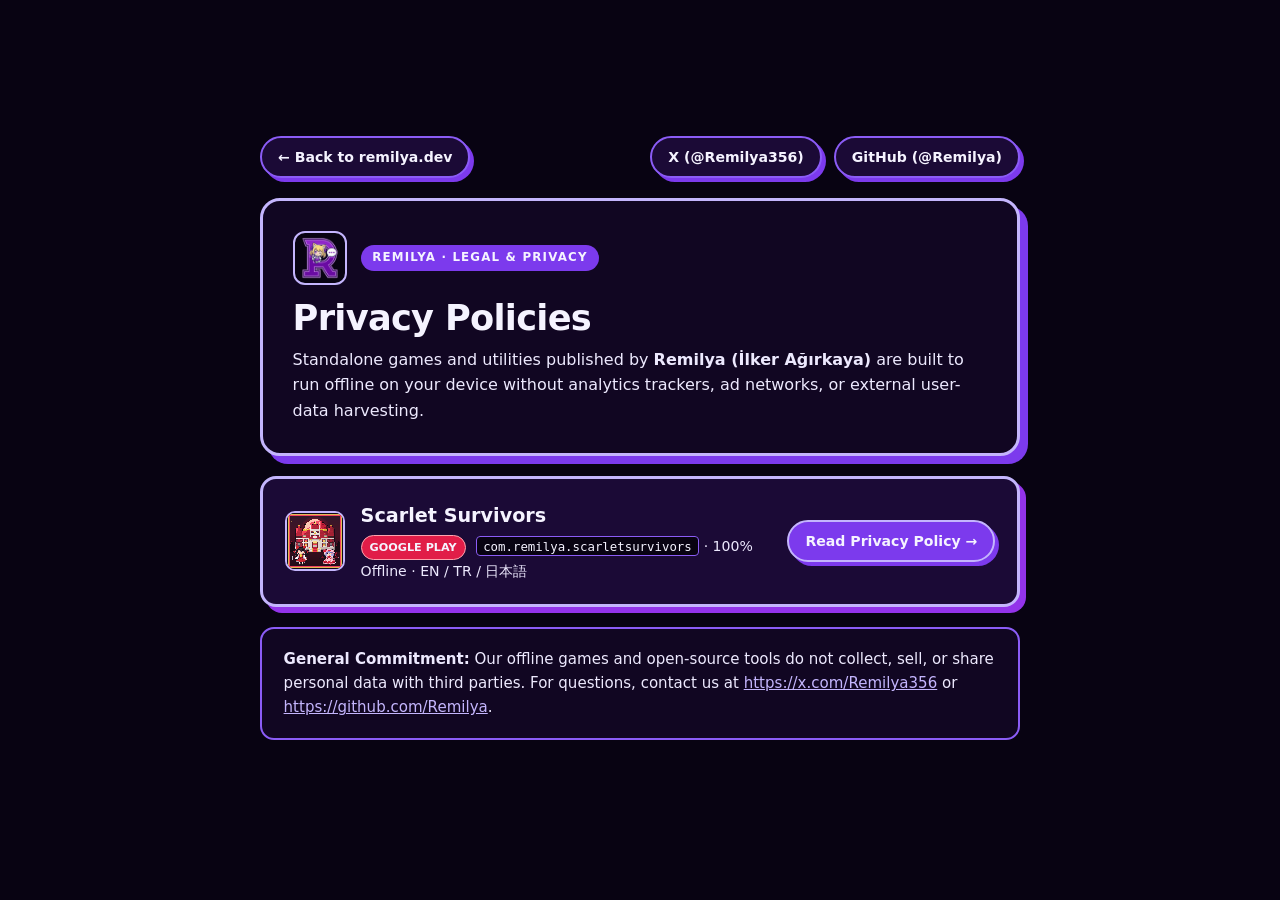
<file: privacy/index.html>
<!doctype html>
<html lang="en">
  <head>
    <meta charset="utf-8" />
    <meta name="viewport" content="width=device-width, initial-scale=1" />
    <title>Privacy Policies | Remilya</title>
    <meta name="description" content="Official privacy policies for games and tools published by Remilya (remilya.dev), including Scarlet Survivors on Google Play." />
    <link rel="canonical" href="https://remilya.dev/privacy/" />
    <meta property="og:title" content="Privacy Policies | Remilya" />
    <meta property="og:description" content="Privacy policies for Remilya's offline games and applications." />
    <meta property="og:url" content="https://remilya.dev/privacy/" />
    <meta property="og:type" content="website" />
    <meta property="og:image" content="https://remilya.dev/assets/remilya-social.jpg" />
    <link rel="icon" type="image/png" sizes="64x64" href="/assets/favicon-64.png" />
    <link rel="icon" href="/assets/favicon.svg" type="image/svg+xml" />
    <link rel="apple-touch-icon" href="/assets/apple-touch-icon.png" />
    <style>
      :root {
        --ink: #080312;
        --ink-raise: #110622;
        --ink-panel: #1b0a36;
        --paper: #ede9fe;
        --paper-pure: #f5f3ff;
        --violet: #7c3aed;
        --amethyst: #9333ea;
        --lavender: #c4b5fd;
        --uv-border: #8b5cf6;
        --crimson: #e11d48;
      }
      * { box-sizing: border-box; }
      body {
        margin: 0;
        min-height: 100svh;
        background: var(--ink);
        color: var(--paper);
        font-family: system-ui, -apple-system, "Segoe UI", Roboto, sans-serif;
        line-height: 1.6;
        padding: 1.5rem 1rem 3rem;
        display: grid;
        place-items: center;
      }
      a { color: var(--lavender); }
      a:focus-visible {
        outline: 3px solid var(--paper-pure);
        outline-offset: 3px;
        border-radius: 4px;
      }
      code {
        background: var(--ink);
        color: var(--paper-pure);
        border: 1px solid var(--uv-border);
        border-radius: 4px;
        padding: 0.1rem 0.4rem;
        font-family: ui-monospace, SFMono-Regular, Menlo, Consolas, monospace;
        font-size: 0.88em;
      }
      .shell {
        max-width: 760px;
        width: 100%;
        display: grid;
        gap: 1.25rem;
      }
      .topbar {
        display: flex;
        flex-wrap: wrap;
        justify-content: space-between;
        align-items: center;
        gap: 0.75rem;
      }
      .pill-btn {
        display: inline-flex;
        align-items: center;
        min-height: 42px;
        padding: 0.45rem 1rem;
        background: var(--ink-panel);
        color: var(--paper-pure);
        border: 2px solid var(--uv-border);
        border-radius: 999px;
        text-decoration: none;
        font-size: 0.88rem;
        font-weight: 800;
        box-shadow: 4px 4px 0 var(--violet);
        transition: transform 0.15s ease, background 0.15s ease, border-color 0.15s ease;
      }
      .pill-btn.primary {
        background: var(--violet);
        border-color: var(--lavender);
      }
      .pill-btn:hover {
        transform: translateY(-2px);
        background: var(--amethyst);
        border-color: var(--paper-pure);
      }
      .card {
        background: var(--ink-raise);
        border: 3px solid var(--lavender);
        border-radius: 20px;
        padding: 1.85rem;
        box-shadow: 8px 8px 0 var(--violet);
      }
      .brand-head {
        display: flex;
        align-items: center;
        gap: 0.9rem;
        margin-bottom: 0.85rem;
      }
      .brand-head img {
        width: 54px;
        height: 54px;
        object-fit: contain;
        border: 2px solid var(--lavender);
        border-radius: 12px;
        background: var(--ink);
        padding: 4px;
      }
      .kicker {
        display: inline-block;
        padding: 0.22rem 0.7rem;
        background: var(--violet);
        color: var(--paper-pure);
        font-size: 0.74rem;
        font-weight: 800;
        letter-spacing: 0.1em;
        text-transform: uppercase;
        border-radius: 999px;
      }
      h1 {
        margin: 0 0 0.55rem;
        color: var(--paper-pure);
        font-size: clamp(1.65rem, 3.8vw, 2.2rem);
        font-weight: 900;
        letter-spacing: -0.02em;
        line-height: 1.12;
      }
      .lead {
        margin: 0;
        color: var(--paper);
      }
      .app-card {
        display: flex;
        flex-wrap: wrap;
        align-items: center;
        justify-content: space-between;
        gap: 1.15rem;
        background: var(--ink-panel);
        border: 3px solid var(--lavender);
        border-radius: 16px;
        padding: 1.35rem;
        box-shadow: 6px 6px 0 var(--amethyst);
      }
      .app-info {
        display: flex;
        align-items: center;
        gap: 1rem;
        flex: 1 1 320px;
      }
      .app-icon {
        width: 60px;
        height: 60px;
        border: 2px solid var(--lavender);
        border-radius: 10px;
        background: var(--ink);
        image-rendering: crisp-edges;
        image-rendering: pixelated;
        flex: none;
      }
      .app-title {
        margin: 0 0 0.2rem;
        color: var(--paper-pure);
        font-size: 1.2rem;
        font-weight: 900;
      }
      .app-meta {
        margin: 0;
        font-size: 0.88rem;
        color: var(--paper);
      }
      .tag-crimson {
        display: inline-block;
        padding: 0.14rem 0.5rem;
        margin-right: 0.35rem;
        border-radius: 999px;
        background: var(--crimson);
        border: 1px solid #fda4af;
        color: var(--paper-pure);
        font-size: 0.7rem;
        font-weight: 800;
        text-transform: uppercase;
      }
      .general-note {
        background: var(--ink-raise);
        border: 2px solid var(--uv-border);
        border-radius: 14px;
        padding: 1.15rem 1.35rem;
        font-size: 0.94rem;
      }
    </style>
  </head>
  <body>
    <main class="shell">
      <div class="topbar">
        <a class="pill-btn" href="https://remilya.dev/">← Back to remilya.dev</a>
        <div class="topbar">
          <a class="pill-btn" href="https://x.com/Remilya356" rel="noopener noreferrer">X (@Remilya356)</a>
          <a class="pill-btn" href="https://github.com/Remilya" rel="noopener noreferrer">GitHub (@Remilya)</a>
        </div>
      </div>

      <section class="card">
        <div class="brand-head">
          <img src="/assets/remilya-icon.png" alt="Remilya emblem" width="54" height="54" />
          <span class="kicker">Remilya · Legal &amp; Privacy</span>
        </div>
        <h1>Privacy Policies</h1>
        <p class="lead">
          Standalone games and utilities published by <strong>Remilya (İlker Ağırkaya)</strong> are built to run offline on your device without analytics trackers, ad networks, or external user-data harvesting.
        </p>
      </section>

      <section class="app-card" aria-label="Scarlet Survivors Privacy Policy">
        <div class="app-info">
          <img
            class="app-icon"
            src="/assets/scarlet-survivors-icon.webp"
            alt="Scarlet Survivors icon"
            width="60"
            height="60"
          />
          <div>
            <p class="app-title">Scarlet Survivors</p>
            <p class="app-meta">
              <span class="tag-crimson">Google Play</span>
              <code>com.remilya.scarletsurvivors</code> · 100% Offline · EN / TR / 日本語
            </p>
          </div>
        </div>
        <a class="pill-btn primary" href="/privacy/scarlet-survivors/">Read Privacy Policy →</a>
      </section>

      <section class="general-note">
        <strong>General Commitment:</strong> Our offline games and open-source tools do not collect, sell, or share personal data with third parties. For questions, contact us at
        <a href="https://x.com/Remilya356" rel="noopener noreferrer">https://x.com/Remilya356</a> or
        <a href="https://github.com/Remilya" rel="noopener noreferrer">https://github.com/Remilya</a>.
      </section>
    </main>
  </body>
</html>
</file>
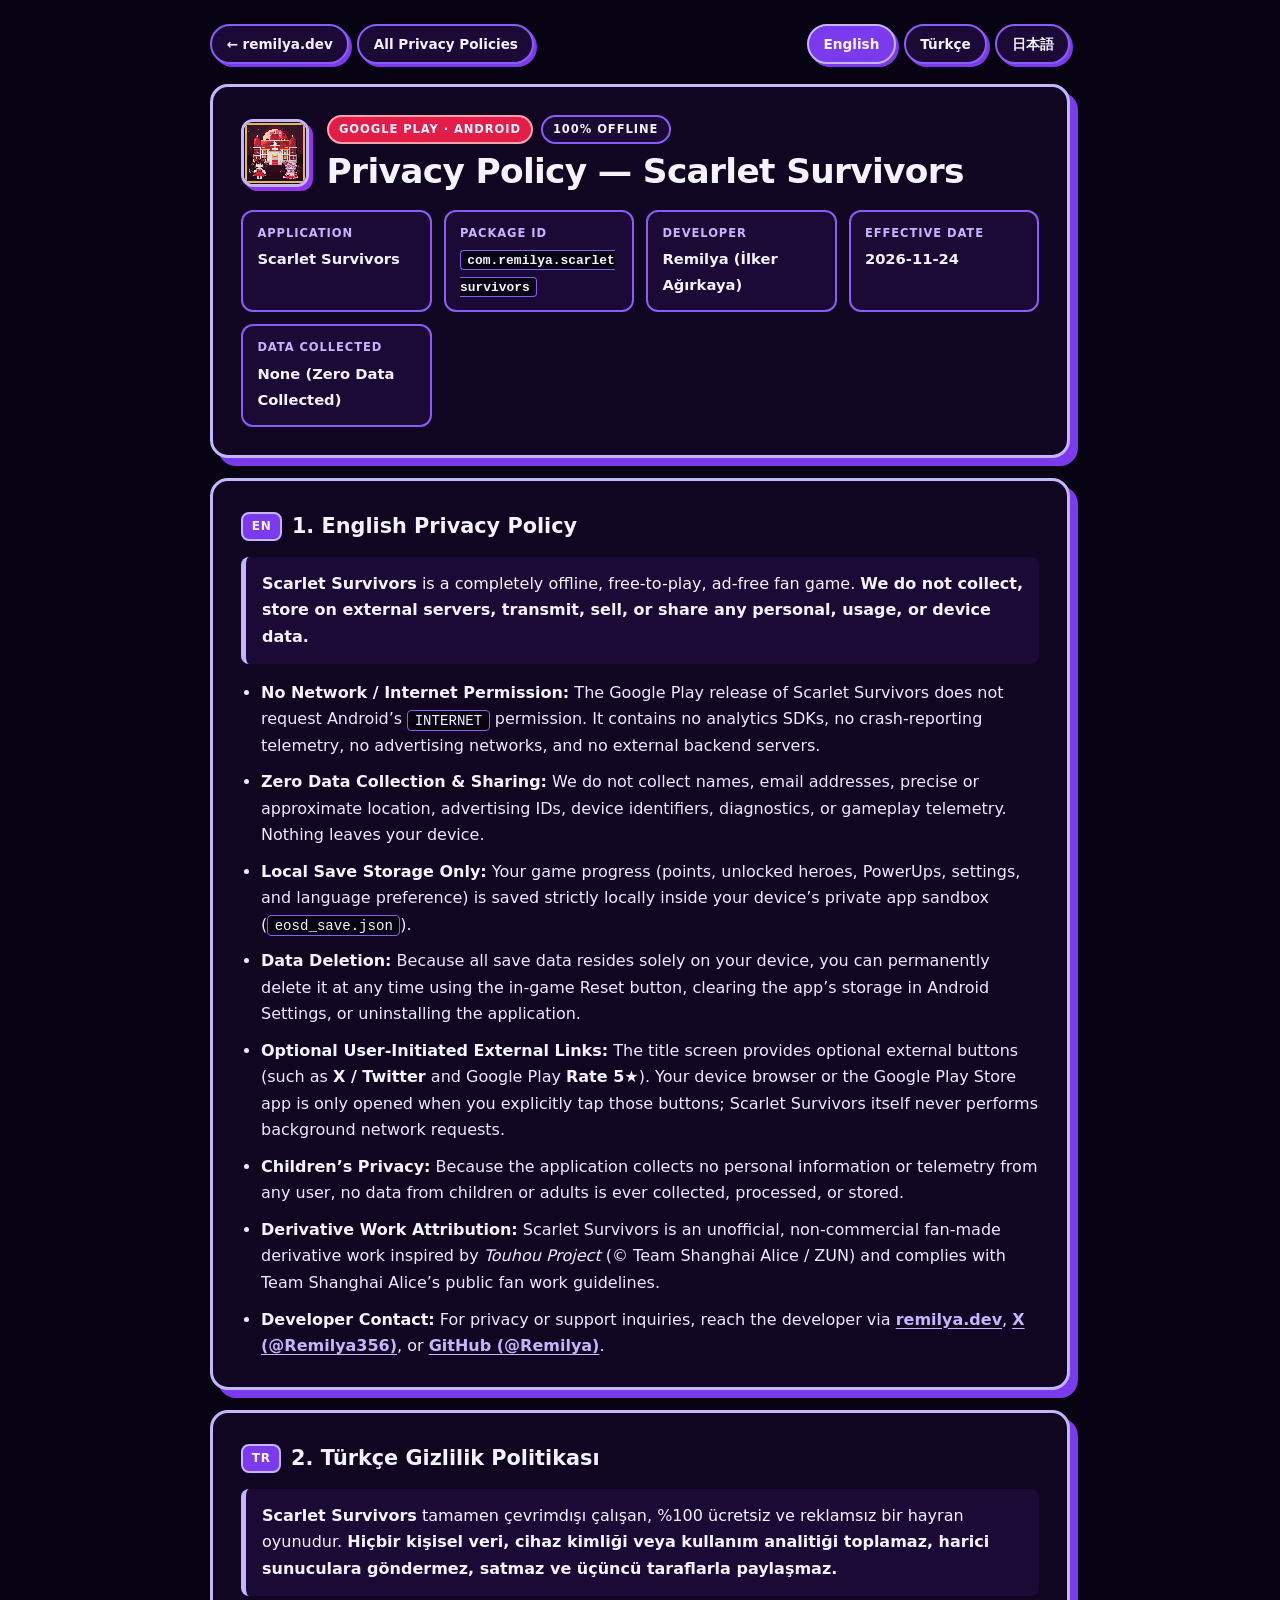
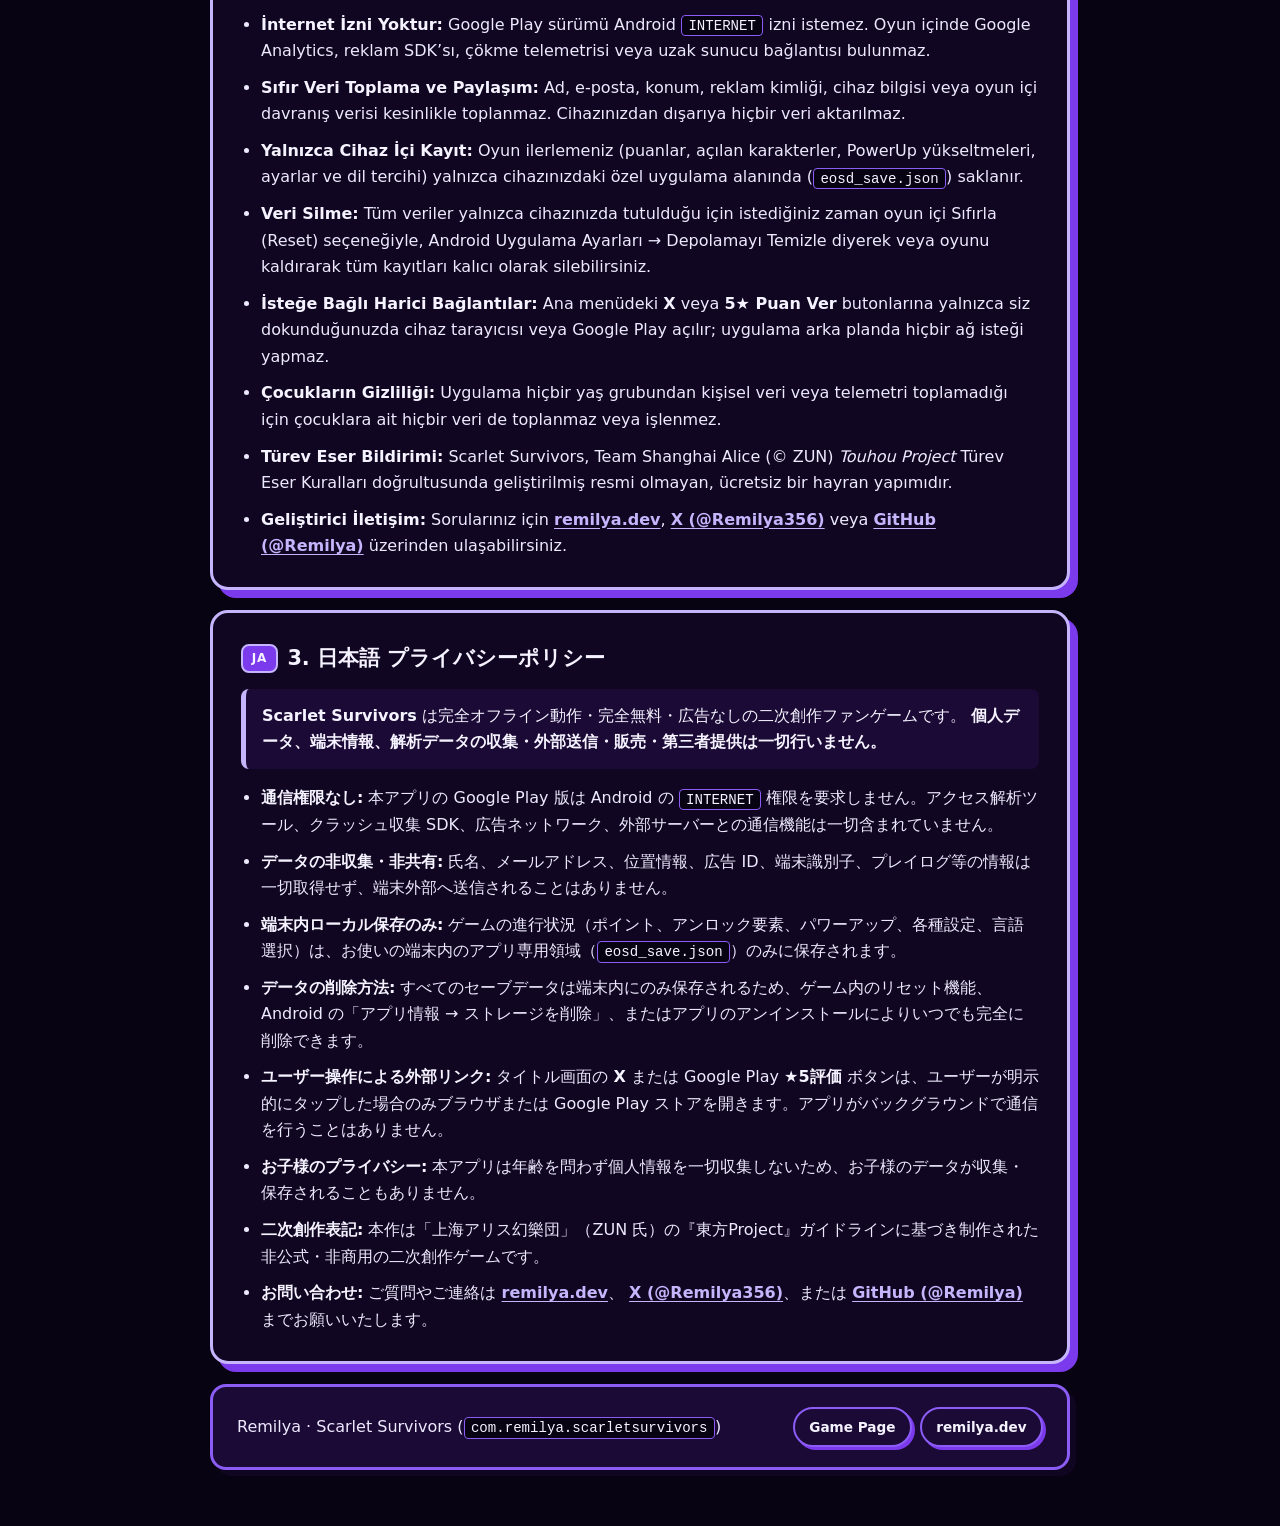
<file: privacy/scarlet-survivors/index.html>
<!doctype html>
<html lang="en">
  <head>
    <meta charset="utf-8" />
    <meta name="viewport" content="width=device-width, initial-scale=1" />
    <title>Privacy Policy — Scarlet Survivors | Remilya</title>
    <meta name="description" content="Official privacy policy for Scarlet Survivors (com.remilya.scarletsurvivors). 100% offline, free-to-play, ad-free, and zero personal data collection." />
    <link rel="canonical" href="https://remilya.dev/privacy/scarlet-survivors/" />
    <meta property="og:title" content="Privacy Policy — Scarlet Survivors | Remilya" />
    <meta property="og:description" content="Scarlet Survivors is completely offline, free-to-play, and ad-free. Zero personal or device data is collected, transmitted, or shared." />
    <meta property="og:url" content="https://remilya.dev/privacy/scarlet-survivors/" />
    <meta property="og:type" content="website" />
    <meta property="og:image" content="https://remilya.dev/assets/scarlet-survivors-cover.webp" />
    <meta name="twitter:card" content="summary_large_image" />
    <meta name="twitter:site" content="@Remilya356" />
    <link rel="icon" type="image/png" sizes="64x64" href="/assets/favicon-64.png" />
    <link rel="icon" href="/assets/favicon.svg" type="image/svg+xml" />
    <link rel="apple-touch-icon" href="/assets/apple-touch-icon.png" />
    <style>
      :root {
        --ink: #080312;
        --ink-raise: #110622;
        --ink-panel: #1b0a36;
        --paper: #ede9fe;
        --paper-pure: #f5f3ff;
        --violet: #7c3aed;
        --amethyst: #9333ea;
        --lavender: #c4b5fd;
        --uv-border: #8b5cf6;
        --crimson: #e11d48;
      }
      * { box-sizing: border-box; }
      html { scroll-behavior: smooth; }
      body {
        margin: 0;
        min-height: 100svh;
        background: var(--ink);
        color: var(--paper);
        font-family: system-ui, -apple-system, "Segoe UI", Roboto, sans-serif;
        line-height: 1.65;
        padding: 1.5rem 1rem 3.5rem;
      }
      a {
        color: var(--lavender);
        text-decoration: underline;
        text-underline-offset: 3px;
        font-weight: 600;
      }
      a:hover { color: var(--paper-pure); }
      a:focus-visible {
        outline: 3px solid var(--paper-pure);
        outline-offset: 3px;
        border-radius: 4px;
      }
      code {
        background: var(--ink);
        color: var(--paper-pure);
        border: 1px solid var(--uv-border);
        border-radius: 4px;
        padding: 0.1rem 0.4rem;
        font-family: ui-monospace, SFMono-Regular, Menlo, Consolas, monospace;
        font-size: 0.88em;
      }
      .shell {
        max-width: 860px;
        margin: 0 auto;
        display: grid;
        gap: 1.25rem;
      }
      .topbar {
        display: flex;
        flex-wrap: wrap;
        align-items: center;
        justify-content: space-between;
        gap: 0.75rem;
      }
      .nav-pills {
        display: flex;
        flex-wrap: wrap;
        gap: 0.5rem;
      }
      .pill-btn {
        display: inline-flex;
        align-items: center;
        min-height: 40px;
        padding: 0.4rem 0.9rem;
        background: var(--ink-panel);
        color: var(--paper-pure);
        border: 2px solid var(--uv-border);
        border-radius: 999px;
        text-decoration: none;
        font-size: 0.85rem;
        font-weight: 800;
        box-shadow: 3px 3px 0 var(--violet);
        transition: transform 0.15s ease, background 0.15s ease, border-color 0.15s ease;
      }
      .pill-btn:hover {
        transform: translateY(-2px);
        background: var(--violet);
        border-color: var(--lavender);
      }
      .pill-btn.active-lang {
        background: var(--violet);
        border-color: var(--lavender);
      }
      .card {
        background: var(--ink-raise);
        border: 3px solid var(--lavender);
        border-radius: 18px;
        padding: 1.75rem;
        box-shadow: 8px 8px 0 var(--violet);
      }
      .hero-head {
        display: flex;
        flex-wrap: wrap;
        align-items: center;
        gap: 1.1rem;
        margin-bottom: 1.15rem;
      }
      .hero-icon {
        width: 68px;
        height: 68px;
        border: 3px solid var(--lavender);
        border-radius: 12px;
        background: var(--ink);
        box-shadow: 4px 4px 0 var(--amethyst);
        image-rendering: crisp-edges;
        image-rendering: pixelated;
        flex: none;
      }
      .badges {
        display: flex;
        flex-wrap: wrap;
        gap: 0.45rem;
        margin-bottom: 0.45rem;
      }
      .tag {
        display: inline-block;
        padding: 0.2rem 0.65rem;
        border-radius: 999px;
        font-size: 0.72rem;
        font-weight: 800;
        letter-spacing: 0.08em;
        text-transform: uppercase;
        color: var(--paper-pure);
      }
      .tag-game {
        background: var(--crimson);
        border: 2px solid #fda4af;
      }
      .tag-uv {
        background: var(--ink-panel);
        border: 2px solid var(--uv-border);
      }
      h1 {
        margin: 0;
        color: var(--paper-pure);
        font-size: clamp(1.55rem, 3.6vw, 2.15rem);
        font-weight: 900;
        letter-spacing: -0.02em;
        line-height: 1.15;
      }
      .meta-grid {
        display: grid;
        grid-template-columns: repeat(auto-fit, minmax(175px, 1fr));
        gap: 0.75rem;
        margin-top: 1rem;
      }
      .meta-item {
        background: var(--ink-panel);
        border: 2px solid var(--uv-border);
        border-radius: 12px;
        padding: 0.75rem 0.9rem;
      }
      .meta-label {
        display: block;
        font-size: 0.72rem;
        font-weight: 800;
        letter-spacing: 0.08em;
        text-transform: uppercase;
        color: var(--lavender);
        margin-bottom: 0.2rem;
      }
      .meta-value {
        font-size: 0.92rem;
        font-weight: 700;
        color: var(--paper-pure);
        word-break: break-word;
      }
      .lang-section h2 {
        margin: 0 0 0.85rem;
        color: var(--paper-pure);
        font-size: 1.3rem;
        font-weight: 900;
        display: flex;
        align-items: center;
        gap: 0.6rem;
      }
      .lang-code {
        display: inline-block;
        padding: 0.15rem 0.55rem;
        background: var(--violet);
        border: 2px solid var(--lavender);
        border-radius: 8px;
        font-size: 0.75rem;
        letter-spacing: 0.06em;
      }
      .summary-box {
        background: var(--ink-panel);
        border-left: 5px solid var(--lavender);
        border-radius: 8px;
        padding: 0.85rem 1rem;
        margin: 0 0 1rem;
        color: var(--paper-pure);
      }
      ul {
        margin: 0;
        padding-left: 1.25rem;
        display: grid;
        gap: 0.65rem;
      }
      li strong { color: var(--paper-pure); }
      .footer-card {
        display: flex;
        flex-wrap: wrap;
        align-items: center;
        justify-content: space-between;
        gap: 1rem;
        padding: 1.25rem 1.5rem;
        background: var(--ink-panel);
        border: 3px solid var(--uv-border);
        border-radius: 16px;
        box-shadow: 6px 6px 0 var(--ink-raise);
      }
      @media (max-width: 600px) {
        .card { padding: 1.25rem; box-shadow: 5px 5px 0 var(--violet); }
      }
    </style>
  </head>
  <body>
    <main class="shell">
      <nav class="topbar" aria-label="Breadcrumb and languages">
        <div class="nav-pills">
          <a class="pill-btn" href="https://remilya.dev/">← remilya.dev</a>
          <a class="pill-btn" href="/privacy/">All Privacy Policies</a>
        </div>
        <div class="nav-pills">
          <a class="pill-btn active-lang" href="#en">English</a>
          <a class="pill-btn" href="#tr">Türkçe</a>
          <a class="pill-btn" href="#ja">日本語</a>
        </div>
      </nav>

      <header class="card">
        <div class="hero-head">
          <img
            class="hero-icon"
            src="/assets/scarlet-survivors-icon.webp"
            alt="Scarlet Survivors pixel icon"
            width="68"
            height="68"
          />
          <div>
            <div class="badges">
              <span class="tag tag-game">Google Play · Android</span>
              <span class="tag tag-uv">100% Offline</span>
            </div>
            <h1>Privacy Policy — Scarlet Survivors</h1>
          </div>
        </div>

        <div class="meta-grid">
          <div class="meta-item">
            <span class="meta-label">Application</span>
            <span class="meta-value">Scarlet Survivors</span>
          </div>
          <div class="meta-item">
            <span class="meta-label">Package ID</span>
            <span class="meta-value"><code>com.remilya.scarletsurvivors</code></span>
          </div>
          <div class="meta-item">
            <span class="meta-label">Developer</span>
            <span class="meta-value">Remilya (İlker Ağırkaya)</span>
          </div>
          <div class="meta-item">
            <span class="meta-label">Effective Date</span>
            <span class="meta-value">2026-11-24</span>
          </div>
          <div class="meta-item">
            <span class="meta-label">Data Collected</span>
            <span class="meta-value">None (Zero Data Collected)</span>
          </div>
        </div>
      </header>

      <section id="en" class="card lang-section" lang="en">
        <h2><span class="lang-code">EN</span> 1. English Privacy Policy</h2>
        <p class="summary-box">
          <strong>Scarlet Survivors</strong> is a completely offline, free-to-play, ad-free fan game.
          <strong>We do not collect, store on external servers, transmit, sell, or share any personal, usage, or device data.</strong>
        </p>
        <ul>
          <li>
            <strong>No Network / Internet Permission:</strong>
            The Google Play release of Scarlet Survivors does not request Android’s <code>INTERNET</code> permission. It contains no analytics SDKs, no crash-reporting telemetry, no advertising networks, and no external backend servers.
          </li>
          <li>
            <strong>Zero Data Collection &amp; Sharing:</strong>
            We do not collect names, email addresses, precise or approximate location, advertising IDs, device identifiers, diagnostics, or gameplay telemetry. Nothing leaves your device.
          </li>
          <li>
            <strong>Local Save Storage Only:</strong>
            Your game progress (points, unlocked heroes, PowerUps, settings, and language preference) is saved strictly locally inside your device’s private app sandbox (<code>eosd_save.json</code>).
          </li>
          <li>
            <strong>Data Deletion:</strong>
            Because all save data resides solely on your device, you can permanently delete it at any time using the in-game Reset button, clearing the app’s storage in Android Settings, or uninstalling the application.
          </li>
          <li>
            <strong>Optional User-Initiated External Links:</strong>
            The title screen provides optional external buttons (such as <strong>X / Twitter</strong> and Google Play <strong>Rate 5★</strong>). Your device browser or the Google Play Store app is only opened when you explicitly tap those buttons; Scarlet Survivors itself never performs background network requests.
          </li>
          <li>
            <strong>Children’s Privacy:</strong>
            Because the application collects no personal information or telemetry from any user, no data from children or adults is ever collected, processed, or stored.
          </li>
          <li>
            <strong>Derivative Work Attribution:</strong>
            Scarlet Survivors is an unofficial, non-commercial fan-made derivative work inspired by <em>Touhou Project</em> (© Team Shanghai Alice / ZUN) and complies with Team Shanghai Alice’s public fan work guidelines.
          </li>
          <li>
            <strong>Developer Contact:</strong>
            For privacy or support inquiries, reach the developer via
            <a href="https://remilya.dev/">remilya.dev</a>,
            <a href="https://x.com/Remilya356" rel="noopener noreferrer">X (@Remilya356)</a>, or
            <a href="https://github.com/Remilya" rel="noopener noreferrer">GitHub (@Remilya)</a>.
          </li>
        </ul>
      </section>

      <section id="tr" class="card lang-section" lang="tr">
        <h2><span class="lang-code">TR</span> 2. Türkçe Gizlilik Politikası</h2>
        <p class="summary-box">
          <strong>Scarlet Survivors</strong> tamamen çevrimdışı çalışan, %100 ücretsiz ve reklamsız bir hayran oyunudur.
          <strong>Hiçbir kişisel veri, cihaz kimliği veya kullanım analitiği toplamaz, harici sunuculara göndermez, satmaz ve üçüncü taraflarla paylaşmaz.</strong>
        </p>
        <ul>
          <li>
            <strong>İnternet İzni Yoktur:</strong>
            Google Play sürümü Android <code>INTERNET</code> izni istemez. Oyun içinde Google Analytics, reklam SDK’sı, çökme telemetrisi veya uzak sunucu bağlantısı bulunmaz.
          </li>
          <li>
            <strong>Sıfır Veri Toplama ve Paylaşım:</strong>
            Ad, e-posta, konum, reklam kimliği, cihaz bilgisi veya oyun içi davranış verisi kesinlikle toplanmaz. Cihazınızdan dışarıya hiçbir veri aktarılmaz.
          </li>
          <li>
            <strong>Yalnızca Cihaz İçi Kayıt:</strong>
            Oyun ilerlemeniz (puanlar, açılan karakterler, PowerUp yükseltmeleri, ayarlar ve dil tercihi) yalnızca cihazınızdaki özel uygulama alanında (<code>eosd_save.json</code>) saklanır.
          </li>
          <li>
            <strong>Veri Silme:</strong>
            Tüm veriler yalnızca cihazınızda tutulduğu için istediğiniz zaman oyun içi Sıfırla (Reset) seçeneğiyle, Android Uygulama Ayarları → Depolamayı Temizle diyerek veya oyunu kaldırarak tüm kayıtları kalıcı olarak silebilirsiniz.
          </li>
          <li>
            <strong>İsteğe Bağlı Harici Bağlantılar:</strong>
            Ana menüdeki <strong>X</strong> veya <strong>5★ Puan Ver</strong> butonlarına yalnızca siz dokunduğunuzda cihaz tarayıcısı veya Google Play açılır; uygulama arka planda hiçbir ağ isteği yapmaz.
          </li>
          <li>
            <strong>Çocukların Gizliliği:</strong>
            Uygulama hiçbir yaş grubundan kişisel veri veya telemetri toplamadığı için çocuklara ait hiçbir veri de toplanmaz veya işlenmez.
          </li>
          <li>
            <strong>Türev Eser Bildirimi:</strong>
            Scarlet Survivors, Team Shanghai Alice (© ZUN) <em>Touhou Project</em> Türev Eser Kuralları doğrultusunda geliştirilmiş resmi olmayan, ücretsiz bir hayran yapımıdır.
          </li>
          <li>
            <strong>Geliştirici İletişim:</strong>
            Sorularınız için
            <a href="https://remilya.dev/">remilya.dev</a>,
            <a href="https://x.com/Remilya356" rel="noopener noreferrer">X (@Remilya356)</a> veya
            <a href="https://github.com/Remilya" rel="noopener noreferrer">GitHub (@Remilya)</a> üzerinden ulaşabilirsiniz.
          </li>
        </ul>
      </section>

      <section id="ja" class="card lang-section" lang="ja">
        <h2><span class="lang-code">JA</span> 3. 日本語 プライバシーポリシー</h2>
        <p class="summary-box">
          <strong>Scarlet Survivors</strong> は完全オフライン動作・完全無料・広告なしの二次創作ファンゲームです。
          <strong>個人データ、端末情報、解析データの収集・外部送信・販売・第三者提供は一切行いません。</strong>
        </p>
        <ul>
          <li>
            <strong>通信権限なし:</strong>
            本アプリの Google Play 版は Android の <code>INTERNET</code> 権限を要求しません。アクセス解析ツール、クラッシュ収集 SDK、広告ネットワーク、外部サーバーとの通信機能は一切含まれていません。
          </li>
          <li>
            <strong>データの非収集・非共有:</strong>
            氏名、メールアドレス、位置情報、広告 ID、端末識別子、プレイログ等の情報は一切取得せず、端末外部へ送信されることはありません。
          </li>
          <li>
            <strong>端末内ローカル保存のみ:</strong>
            ゲームの進行状況（ポイント、アンロック要素、パワーアップ、各種設定、言語選択）は、お使いの端末内のアプリ専用領域（<code>eosd_save.json</code>）のみに保存されます。
          </li>
          <li>
            <strong>データの削除方法:</strong>
            すべてのセーブデータは端末内にのみ保存されるため、ゲーム内のリセット機能、Android の「アプリ情報 → ストレージを削除」、またはアプリのアンインストールによりいつでも完全に削除できます。
          </li>
          <li>
            <strong>ユーザー操作による外部リンク:</strong>
            タイトル画面の <strong>X</strong> または Google Play <strong>★5評価</strong> ボタンは、ユーザーが明示的にタップした場合のみブラウザまたは Google Play ストアを開きます。アプリがバックグラウンドで通信を行うことはありません。
          </li>
          <li>
            <strong>お子様のプライバシー:</strong>
            本アプリは年齢を問わず個人情報を一切収集しないため、お子様のデータが収集・保存されることもありません。
          </li>
          <li>
            <strong>二次創作表記:</strong>
            本作は「上海アリス幻樂団」（ZUN 氏）の『東方Project』ガイドラインに基づき制作された非公式・非商用の二次創作ゲームです。
          </li>
          <li>
            <strong>お問い合わせ:</strong>
            ご質問やご連絡は
            <a href="https://remilya.dev/">remilya.dev</a>、
            <a href="https://x.com/Remilya356" rel="noopener noreferrer">X (@Remilya356)</a>、または
            <a href="https://github.com/Remilya" rel="noopener noreferrer">GitHub (@Remilya)</a> までお願いいたします。
          </li>
        </ul>
      </section>

      <footer class="footer-card">
        <span>Remilya · Scarlet Survivors (<code>com.remilya.scarletsurvivors</code>)</span>
        <div class="nav-pills">
          <a class="pill-btn" href="https://remilya.dev/ScarletSurvivors/">Game Page</a>
          <a class="pill-btn" href="https://remilya.dev/">remilya.dev</a>
        </div>
      </footer>
    </main>
  </body>
</html>
</file>
<file: styles.css>
/* ==========================================================================
   REMILYA.DEV — ELECTRIC ULTRAVIOLET // ROKKENJIMA ARCHIVE
   Zero-bloat Persona × Bernkastel × Touhou Scroll-Deck & 15° Diagonal Engine
   ========================================================================== */

@font-face {
  font-family: "Jakarta Fallback";
  src: local("Arial"), local("Liberation Sans");
  size-adjust: 101.8%;
  ascent-override: 97%;
  descent-override: 24%;
  line-gap-override: 0%;
}

@font-face {
  font-family: "Cormorant Fallback";
  src: local("Georgia"), local("Times New Roman");
  size-adjust: 94%;
  ascent-override: 96%;
  descent-override: 26%;
  line-gap-override: 0%;
}

@font-face {
  font-family: "Mono Fallback";
  src: local("Consolas"), local("Courier New"), local("Liberation Mono");
  size-adjust: 109.1%;
  ascent-override: 93%;
  descent-override: 24%;
  line-gap-override: 0%;
}

:root {
  /* Opaque Graphic Obsidian-Ultraviolet Base */
  --ink: #080312;
  --ink-raise: #110622;
  --ink-panel: #1b0a36;
  --ink-deep-text: #090314;
  --paper: #ede9fe;
  --paper-pure: #f5f3ff;
  --paper-soft: rgba(237, 233, 254, 0.85);
  --paper-faint: rgba(196, 181, 253, 0.66);

  /* Electric Ultraviolet Dark Series (6 Slices + Glow Accents) */
  --uv-royal: #3b0764;
  --uv-core: #5b21b6;
  --uv-midnight: #2e1065;
  --uv-umineko: #6b21a8;
  --uv-indigo: #4c1d95;
  --uv-electric: #7e22ce;

  --violet-midnight: #2e1065;
  --violet-royal: #5b21b6;
  --violet: #7c3aed;
  --amethyst: #9333ea;
  --orchid: #a855f7;
  --lavender: #c4b5fd;
  --uv-border: #8b5cf6;
  --fuchsia-spark: #d946ef;

  /* Layout & Motion Tokens */
  --nav-h: 56px;
  --gut: clamp(16px, 4vw, 48px);
  --maxw: 1260px;
  --dh: 100svh;
  --border-w: 3px;
  --ease: cubic-bezier(0.2, 0.7, 0.2, 1);
  --ease-io: cubic-bezier(0.7, 0, 0.25, 1);

  /* Typography */
  --font-display: "Plus Jakarta Sans", "Jakarta Fallback", system-ui, -apple-system, "Segoe UI", sans-serif;
  --font-serif: "Cormorant Garamond", "Cormorant Fallback", Georgia, serif;
  --font-mono: "JetBrains Mono", "Mono Fallback", ui-monospace, SFMono-Regular, Menlo, monospace;
  --font-cjk: "Hiragino Kaku Gothic ProN", "Yu Gothic UI", "Yu Gothic", Meiryo, sans-serif;
}

@media (min-width: 1640px) {
  :root {
    --maxw: 1420px;
  }
}

*,
*::before,
*::after {
  box-sizing: border-box;
}

* {
  margin: 0;
  padding: 0;
}

html {
  -webkit-text-size-adjust: 100%;
  background: var(--ink);
  color-scheme: dark;
}

body {
  background: var(--ink);
  color: var(--paper);
  font-family: var(--font-display);
  font-weight: 500;
  font-size: 16px;
  line-height: 1.5;
  min-height: 100vh;
  -webkit-font-smoothing: antialiased;
  -webkit-tap-highlight-color: transparent;
}

html[lang="ja"] body {
  font-family: var(--font-display), var(--font-cjk);
}

html[lang="ja"] #translations,
html[lang="ja"] #nav-translations {
  display: none !important;
}

html[lang="ja"] .hero-sub {
  font-family: var(--font-display), var(--font-cjk);
  font-style: normal;
  font-weight: 500;
  font-size: clamp(15px, min(1.3vw, 2.3vh), 18px);
  line-height: 1.55;
}

img,
svg,
canvas {
  display: block;
  max-width: 100%;
}

img {
  -webkit-user-drag: none;
}

a {
  color: inherit;
}

button {
  font: inherit;
  color: inherit;
  background: none;
  border: 0;
  cursor: pointer;
  text-align: inherit;
}

ul,
ol {
  list-style: none;
}

svg use {
  pointer-events: none;
}

[hidden] {
  display: none !important;
}

[tabindex="-1"]:focus {
  outline: none;
}

:focus-visible {
  outline: 3px solid var(--lavender);
  outline-offset: 3px;
  border-radius: 4px;
}

.on-light :focus-visible {
  outline-color: var(--ink-deep-text);
}

::selection {
  background: var(--violet);
  color: var(--paper-pure);
}

.sr-only {
  position: absolute;
  width: 1px;
  height: 1px;
  overflow: hidden;
  clip: rect(0 0 0 0);
  clip-path: inset(50%);
  white-space: nowrap;
}

.skip {
  position: fixed;
  left: 14px;
  top: -90px;
  z-index: 400;
  background: var(--lavender);
  color: var(--ink-deep-text);
  padding: 10px 18px;
  font-weight: 800;
  border: 3px solid var(--ink);
  box-shadow: 4px 4px 0 var(--violet);
  text-decoration: none;
}

.skip:focus {
  top: 8px;
}

/* ==========================================================================
   SCROLL DECK & SECTION DOTS
   ========================================================================== */

.deck {
  position: fixed;
  inset: 0;
  overflow-x: hidden;
  overflow-y: auto;
  scroll-snap-type: y mandatory;
  scroll-behavior: smooth;
  overscroll-behavior: contain;
  scrollbar-width: none;
}

.deck::-webkit-scrollbar {
  display: none;
}

.panel {
  position: relative;
  min-height: 100%;
  display: flex;
  flex-direction: column;
  overflow: hidden;
  overflow: clip;
  isolation: isolate;
  scroll-snap-align: start;
  scroll-snap-stop: always;
}

@media (min-height: 541px) {
  .work-panel,
  .manga-panel,
  .journey-panel,
  .contact-panel {
    content-visibility: auto;
    contain-intrinsic-size: 100svh;
  }
}

.wrap {
  position: relative;
  z-index: 3;
  flex: 1;
  min-height: 0;
  width: 100%;
  max-width: var(--maxw);
  margin: 0 auto;
  display: flex;
  flex-direction: column;
  justify-content: center;
  padding: calc(var(--nav-h) + clamp(12px, 2.6vh, 28px)) var(--gut) clamp(12px, 2.6vh, 28px);
  opacity: calc(1 - var(--ta, 0) * 0.55);
}

@media (max-height: 540px) {
  .deck {
    scroll-snap-type: y proximity;
  }
}

.deck.is-free {
  scroll-snap-type: none;
}

@media (max-height: 720px) {
  .wrap {
    padding-top: calc(var(--nav-h) + 10px);
    padding-bottom: 10px;
  }
}

/* Right-Edge Stage Dots (100% GPU-Composited scaleY + opacity) */
.dots {
  position: fixed;
  right: 4px;
  top: 50%;
  transform: translateY(-50%);
  z-index: 70;
  display: flex;
  flex-direction: column;
  align-items: center;
  gap: 6px;
  contain: layout style;
}

.dot {
  position: relative;
  display: grid;
  place-items: center;
  width: 24px;
  height: 24px;
}

.dot::after {
  content: "";
  width: 6px;
  height: 22px;
  border-radius: 2px;
  background: var(--lavender);
  opacity: 0.36;
  transform: scaleY(0.28);
  transition: transform 0.36s var(--ease-io), opacity 0.22s ease;
}

.dot.is-active::after {
  opacity: 1;
  transform: scaleY(1);
  box-shadow: 2px 2px 0 var(--ink);
}

.dot-label {
  display: none;
}

@media (min-width: 768px) {
  .dots {
    right: clamp(10px, 1.4vw, 22px);
    gap: 8px;
  }

  .dot {
    width: 26px;
    height: 30px;
  }

  .dot::after {
    width: 8px;
    height: 28px;
    border: 1.5px solid var(--ink);
    transform: scaleY(0.3);
  }

  .dot.is-active::after {
    background: var(--amethyst);
    border-color: var(--paper-pure);
    transform: scaleY(1);
  }

  .dot:hover::after {
    opacity: 0.92;
  }

  .dot-label {
    display: block;
    position: absolute;
    right: 26px;
    top: 50%;
    transform: translate(8px, -50%);
    white-space: nowrap;
    padding: 4px 10px;
    background: var(--ink-raise);
    border: 2px solid var(--lavender);
    box-shadow: 3px 3px 0 var(--violet);
    font-family: var(--font-mono);
    font-size: 11px;
    font-weight: 700;
    letter-spacing: 0.14em;
    text-transform: uppercase;
    color: var(--paper-pure);
    opacity: 0;
    pointer-events: none;
    transition: opacity 0.22s ease, transform 0.3s var(--ease);
  }

  .dot:hover .dot-label,
  .dot:focus-visible .dot-label {
    opacity: 1;
    transform: translate(0, -50%);
  }
}

/* ==========================================================================
   ATMOSPHERE CANVAS & COMPOSITOR MOTES
   ========================================================================== */

#cursorFx {
  position: fixed;
  inset: 0;
  width: 100vw;
  height: 100vh;
  pointer-events: none;
  z-index: 9998;
}

#sakugaFx {
  position: fixed;
  inset: 0;
  width: 100vw;
  height: 100vh;
  pointer-events: none;
  z-index: 9999;
}

.btn:active,
.locale-button:active,
.higu-langs button:active,
.car-nav:active,
.manga-tab:active,
.lab-cta:active {
  transform: scale(1.06, 0.88);
}

@keyframes sakuga-pop {
  0% {
    transform: scale(1.08, 0.88);
  }
  45% {
    transform: scale(0.95, 1.07);
  }
  78% {
    transform: scale(1.02, 0.99);
  }
  100% {
    transform: none;
  }
}

.is-sakuga-pop {
  animation: sakuga-pop 0.34s var(--ease) both;
}

.motes {
  position: absolute;
  inset: 0;
  z-index: 1;
  overflow: hidden;
  pointer-events: none;
  contain: strict;
}

.mote {
  position: absolute;
  bottom: -14px;
  width: var(--sz, 4px);
  height: var(--sz, 4px);
  transform: rotate(45deg);
  opacity: 0;
  will-change: transform, opacity;
  animation: mote-rise var(--dur, 14s) linear var(--dl, 0s) infinite;
}

.mote--lavender {
  background: var(--lavender);
}

.mote--violet {
  background: var(--amethyst);
}

@keyframes mote-rise {
  0% {
    transform: translate3d(0, 0, 0) rotate(45deg) scale(0.6);
    opacity: 0;
  }
  14% {
    opacity: var(--op, 0.6);
  }
  84% {
    opacity: var(--op, 0.6);
  }
  100% {
    transform: translate3d(var(--dx, 24px), -108vh, 0) rotate(225deg) scale(0.75);
    opacity: 0;
  }
}

/* ==========================================================================
   FIXED HEADER BAR (.lnav)
   ========================================================================== */

.lnav {
  position: fixed;
  top: 0;
  left: 0;
  right: 0;
  z-index: 80;
  height: var(--nav-h);
  background: var(--ink);
  border-bottom: var(--border-w) solid var(--lavender);
}

.lnav-in {
  max-width: var(--maxw);
  margin: 0 auto;
  height: 100%;
  padding: 0 var(--gut);
  display: flex;
  align-items: center;
  gap: 18px;
}

.brand {
  display: inline-flex;
  align-items: center;
  gap: 9px;
  min-height: 44px;
  text-decoration: none;
  flex: none;
}

.brand img {
  width: 36px;
  height: 36px;
  object-fit: contain;
  transition: transform 0.18s var(--ease);
}

.brand:hover img {
  transform: scale(1.08) rotate(-3deg);
}

.brand-name {
  font-weight: 800;
  font-size: 16.5px;
  letter-spacing: 0.08em;
  color: var(--paper-pure);
}

.brand-sub {
  padding-left: 10px;
  border-left: 2px solid rgba(216, 180, 254, 0.3);
  font-family: var(--font-mono);
  font-size: 11.5px;
  font-weight: 600;
  color: var(--lavender);
  letter-spacing: 0.03em;
  white-space: nowrap;
}

.lnav nav {
  margin-left: auto;
  display: flex;
  align-items: center;
  gap: 20px;
}

.lnav nav a {
  color: var(--paper-soft);
  text-decoration: none;
  font-size: 13.5px;
  font-weight: 800;
  letter-spacing: 0.08em;
  text-transform: uppercase;
  padding: 6px 0;
  border-bottom: 3px solid transparent;
  transition: color 0.18s ease, border-color 0.18s ease;
}

.lnav nav a:hover,
.lnav nav a[aria-current="true"] {
  color: var(--paper-pure);
  border-bottom-color: var(--amethyst);
}

.acts {
  display: flex;
  align-items: center;
  gap: 8px;
  flex: none;
}

.lang-switch {
  display: inline-flex;
  padding: 2px;
  background: var(--ink-raise);
  border: 2px solid var(--lavender);
  border-radius: 999px;
}

.locale-button {
  min-width: 34px;
  height: 28px;
  padding: 0 9px;
  border-radius: 999px;
  font-family: var(--font-mono);
  font-size: 12px;
  font-weight: 700;
  letter-spacing: 0.05em;
  color: var(--paper-soft);
  transition: background 0.18s ease, color 0.18s ease;
}

html[lang="tr"] .locale-button[data-locale="tr"],
html[lang="ja"] .locale-button[data-locale="ja"],
html:not([lang="tr"]):not([lang="ja"]) .locale-button[data-locale="en"] {
  background: var(--violet);
  color: var(--paper-pure);
}

.ib {
  display: inline-grid;
  place-items: center;
  width: 34px;
  height: 34px;
  border-radius: 50%;
  background: var(--ink-raise);
  color: var(--lavender);
  border: 2px solid var(--uv-border);
  transition: transform 0.18s var(--ease);
}

.ib:hover {
  transform: translateY(-2px);
  background: var(--violet);
  color: var(--paper-pure);
  border-color: var(--lavender);
}

.ib svg {
  width: 17px;
  height: 17px;
}

@media (max-width: 1120px) {
  .brand-sub {
    display: none;
  }
}

@media (max-width: 900px) {
  .lnav nav {
    display: none;
  }
  .acts {
    margin-left: auto;
  }
}

@media (max-width: 400px) {
  .lnav-in {
    gap: 8px;
  }
  .brand-name {
    font-size: 14px;
  }
  .locale-button {
    min-width: 30px;
    padding: 0 7px;
    font-size: 11px;
  }
  .ib {
    width: 31px;
    height: 31px;
  }
}

/* ==========================================================================
   SHARED GRAPHIC TYPOGRAPHY & BUTTONS
   ========================================================================== */

.kicker {
  display: inline-flex;
  align-items: center;
  align-self: flex-start;
  padding: 4px 11px;
  margin-bottom: clamp(8px, 1.4vh, 14px);
  background: var(--ink-raise);
  border: 2px solid var(--amethyst);
  box-shadow: 3px 3px 0 var(--violet);
  font-family: var(--font-mono);
  font-size: 11.5px;
  font-weight: 700;
  letter-spacing: 0.14em;
  text-transform: uppercase;
  color: var(--lavender);
}

.cap {
  font-size: 1.26em;
  line-height: 0;
  font-weight: 800;
  text-shadow: 0.055em 0.055em 0 var(--acc, var(--amethyst));
}

.cap--lavender {
  --acc: var(--violet-royal);
}

.h2 {
  font-family: var(--font-display);
  font-weight: 800;
  font-size: clamp(26px, min(3.8vw, 5.8vh), 52px);
  line-height: 1.05;
  letter-spacing: -0.035em;
  color: var(--paper-pure);
  text-wrap: balance;
}

.sec-head {
  margin-bottom: clamp(12px, 2.4vh, 24px);
}

.sec-copy {
  margin-top: 6px;
  max-width: 62ch;
  color: var(--paper-soft);
  font-size: clamp(14.5px, min(1.25vw, 2.2vh), 17px);
  line-height: 1.45;
}

.ctas {
  display: flex;
  flex-wrap: wrap;
  gap: 12px;
}

.btn {
  display: inline-flex;
  align-items: center;
  justify-content: center;
  gap: 9px;
  min-height: 50px;
  padding: 0 24px;
  border-radius: 999px;
  border: 3px solid var(--paper-pure);
  text-decoration: none;
  white-space: nowrap;
  font-family: var(--font-display);
  font-weight: 800;
  font-size: 15.5px;
  letter-spacing: 0.01em;
  box-shadow: 4px 4px 0 var(--ink);
  transition: transform 0.18s var(--ease);
}

.btn svg {
  width: 19px;
  height: 19px;
  flex: none;
}

.btn:hover {
  transform: translate(-2px, -2px);
  box-shadow: 6px 6px 0 var(--ink);
}

.btn-sm {
  min-height: 44px;
  padding: 0 20px;
  font-size: 14.5px;
}

.btn-violet {
  background: var(--violet);
  color: var(--paper-pure);
  border-color: var(--lavender);
  box-shadow: 4px 4px 0 var(--ink);
}

.btn-violet:hover {
  background: var(--orchid);
  color: var(--ink-deep-text);
  border-color: var(--paper-pure);
  box-shadow: 5px 5px 0 var(--ink);
}

.btn-paper {
  background: var(--ink-raise);
  color: var(--paper-pure);
  border-color: var(--lavender);
  box-shadow: 4px 4px 0 var(--violet);
}

.btn-paper:hover {
  background: var(--violet);
  color: var(--paper-pure);
  border-color: var(--paper-pure);
}

.btn-ink {
  background: var(--ink);
  color: var(--paper-pure);
  border-color: var(--lavender);
  box-shadow: 4px 4px 0 var(--ink-panel);
}

.btn-ink:hover {
  background: var(--violet);
  color: var(--paper-pure);
  border-color: var(--paper-pure);
}

.btn-lavender {
  background: var(--amethyst);
  color: var(--paper-pure);
  border-color: var(--lavender);
  box-shadow: 4px 4px 0 var(--ink);
}

.btn-lavender:hover {
  background: var(--lavender);
  color: var(--ink-deep-text);
  border-color: var(--paper-pure);
}

/* ==========================================================================
   STAGE 1 · HERO (#top) — FEATURING REMILYA OC MASCOT
   ========================================================================== */

.hero {
  background: var(--ink);
}

.hero-backdrop {
  position: absolute;
  inset: 0;
  z-index: 0;
  overflow: hidden;
  pointer-events: none;
}

/* Sharp 15-degree Persona Velvet-Room architectural cut bands */
.hero-slash {
  position: absolute;
  top: -10%;
  bottom: -10%;
  transform: skewX(-15deg);
}

.hero-slash--1 {
  right: -8%;
  width: 43%;
  background: var(--ink-raise);
  border-left: 4px solid var(--violet);
}

.hero-slash--2 {
  right: 30%;
  width: 14px;
  background: var(--amethyst);
  opacity: 0.72;
}

.hero-wrap {
  display: grid;
  grid-template-columns: minmax(0, 1.1fr) auto;
  align-items: center;
  gap: clamp(24px, 4vw, 60px);
}

.hero-copy {
  width: 100%;
  container-type: inline-size;
}

.hero h1 {
  font-family: var(--font-display);
  font-weight: 800;
  font-size: clamp(42px, min(6vw, 10.5vh), 92px);
  font-size: clamp(42px, min(6vw, 10.5vh, 14.5cqi), 92px);
  line-height: 1.02;
  letter-spacing: -0.04em;
  color: var(--paper-pure);
  white-space: nowrap;
}

.title-dot {
  color: var(--amethyst);
}

.hero-lead {
  margin-top: clamp(10px, 2vh, 18px);
  max-width: 30ch;
  font-weight: 800;
  font-size: clamp(18px, min(2vw, 3.3vh), 27px);
  line-height: 1.24;
  letter-spacing: -0.015em;
  color: var(--paper-pure);
  text-wrap: balance;
}

.hero-sub {
  margin-top: clamp(8px, 1.5vh, 14px);
  max-width: 52ch;
  font-family: var(--font-serif);
  font-style: italic;
  font-weight: 600;
  font-size: clamp(17px, min(1.5vw, 2.7vh), 21px);
  line-height: 1.35;
  color: var(--paper-soft);
}

.hero .ctas {
  margin-top: clamp(16px, 3vh, 28px);
}

.hero-qlinks {
  display: flex;
  flex-wrap: wrap;
  gap: 8px 22px;
  margin-top: clamp(12px, 2vh, 20px);
}

.hero-qlink {
  display: inline-flex;
  align-items: center;
  gap: 8px;
  min-height: 30px;
  color: var(--lavender);
  text-decoration: none;
  font-family: var(--font-mono);
  font-size: 13px;
  font-weight: 700;
  letter-spacing: 0.03em;
  transition: color 0.18s ease;
}

.hero-qlink svg {
  width: 22px;
  height: 13px;
  flex: none;
  transition: transform 0.2s var(--ease);
}

.hero-qlink:hover {
  color: var(--paper-pure);
}

.hero-qlink:hover svg {
  transform: translateX(4px);
}

.hero-hint {
  margin-top: clamp(10px, 1.8vh, 16px);
  font-family: var(--font-mono);
  font-size: 11.5px;
  font-weight: 600;
  letter-spacing: 0.12em;
  text-transform: uppercase;
  color: var(--paper-faint);
}

/* Remilya OC Mascot Stage */
.hero-art {
  position: relative;
}

.mascot-stage {
  display: flex;
  flex-direction: column;
  align-items: center;
  gap: 14px;
}

.mascot-card {
  position: relative;
  width: min(40vw, 430px, 53vh);
  aspect-ratio: 1;
  display: grid;
  place-items: center;
}

.mascot-ring {
  position: absolute;
  inset: 7%;
  border-radius: 28px;
  transform: rotate(-6deg);
  background: var(--ink-panel);
  border: 3px solid var(--lavender);
  box-shadow: 10px 10px 0 var(--violet);
  pointer-events: none;
}

.mascot-img {
  position: relative;
  z-index: 2;
  width: 100%;
  height: 100%;
  object-fit: contain;
  filter: drop-shadow(0 10px 0 var(--ink));
  transition: transform 0.28s var(--ease);
}

.mascot-card:hover .mascot-img {
  transform: translateY(-5px) scale(1.02);
}

.mascot-badges {
  display: flex;
  flex-wrap: wrap;
  justify-content: center;
  gap: 10px;
}

.mascot-chip {
  display: flex;
  flex-direction: column;
  align-items: center;
  padding: 6px 13px;
  background: var(--ink-raise);
  border: 2px solid var(--lavender);
  box-shadow: 3px 3px 0 var(--violet);
  font-family: var(--font-mono);
  line-height: 1.15;
}

.mascot-chip--2 {
  box-shadow: 3px 3px 0 var(--amethyst);
}

.mascot-chip--3 {
  box-shadow: 3px 3px 0 var(--orchid);
}

.mascot-chip strong {
  font-size: 14px;
  font-weight: 800;
  color: var(--paper-pure);
  font-variant-numeric: tabular-nums;
}

.mascot-chip span {
  font-size: 10px;
  font-weight: 700;
  letter-spacing: 0.08em;
  text-transform: uppercase;
  color: var(--lavender);
}

@media (max-width: 860px), (max-aspect-ratio: 4/5) {
  .hero-slash--1 {
    right: -24%;
    opacity: 0.45;
  }

  .hero-slash--2 {
    right: -4%;
    opacity: 0.18;
  }

  .hero-wrap {
    grid-template-columns: minmax(0, 1fr);
    justify-items: center;
    text-align: center;
    gap: clamp(10px, 2vh, 20px);
  }

  .hero-art {
    order: -1;
  }

  .hero-copy .kicker {
    margin-left: auto;
    margin-right: auto;
  }

  .hero h1 {
    font-size: clamp(38px, min(11.8vw, 14.5cqi), 68px);
  }

  .hero-lead {
    margin-left: auto;
    margin-right: auto;
    font-size: clamp(17px, 4.6vw, 23px);
  }

  .hero-sub {
    display: none;
  }

  .hero .ctas {
    justify-content: center;
    margin-top: 12px;
  }

  .hero-qlinks {
    justify-content: center;
    margin-top: 10px;
    gap: 6px 14px;
  }

  .hero-hint {
    display: none;
  }

  .mascot-stage {
    gap: 8px;
  }

  .mascot-card {
    width: min(58vw, 235px, 28vh);
  }

  .mascot-chip {
    padding: 4px 9px;
  }

  .mascot-chip strong {
    font-size: 12px;
  }

  .mascot-chip span {
    font-size: 9px;
  }
}

@media (max-width: 430px) {
  .hero .ctas {
    flex-wrap: nowrap;
    gap: 8px;
  }

  .hero .btn {
    padding: 0 14px;
    min-height: 46px;
    font-size: 14px;
    gap: 6px;
  }
}

/* ==========================================================================
   STAGE 2 · THE SIX ELECTRIC ULTRAVIOLET SLICES + STEP 7 COMPOSITE (#library)
   #3b0764 → #5b21b6 → #2e1065 → #6b21a8 → #4c1d95 → #7e22ce (Zero white backgrounds)
   ========================================================================== */

.slices {
  background: var(--ink);
}

.sl {
  --c: var(--uv-core);
  --fg: var(--paper-pure);
  --shadow-c: var(--ink);
  position: relative;
  background: var(--c);
  color: var(--fg);
}

/* 01: Deep Royal Amethyst (#3b0764) — Scarlet Survivors */
.sl-1 {
  --c: var(--uv-royal);
  --fg: var(--paper-pure);
  --shadow-c: var(--uv-electric);
}

/* 02: Core Electric Violet (#5b21b6) — Gensokyo 1:1 */
.sl-2 {
  --c: var(--uv-core);
  --fg: var(--paper-pure);
  --shadow-c: var(--ink);
}

/* 03: Midnight Ultraviolet (#2e1065) — Higurashi TR */
.sl-3 {
  --c: var(--uv-midnight);
  --fg: var(--paper-pure);
  --shadow-c: var(--uv-electric);
}

/* 04: Rokkenjima Royal Purple-Amethyst (#6b21a8) — Umineko TR */
.sl-4 {
  --c: var(--uv-umineko);
  --fg: var(--paper-pure);
  --shadow-c: var(--ink);
}

/* 05: Royal Indigo Ultraviolet (#4c1d95) — RAIDOU TR */
.sl-5 {
  --c: var(--uv-indigo);
  --fg: var(--paper-pure);
  --shadow-c: var(--ink);
}

/* 06: Vivid Electric Ultraviolet (#7e22ce) — Scarlet Savior */
.sl-6 {
  --c: var(--uv-electric);
  --fg: var(--paper-pure);
  --shadow-c: var(--ink-panel);
}

.sl .body {
  display: flex;
  flex-direction: column;
  align-items: center;
  justify-content: center;
  text-align: center;
  container-type: inline-size;
}

.sl-kicker {
  display: inline-block;
  padding: 4px 12px;
  margin-bottom: clamp(6px, 1.2vh, 12px);
  background: var(--ink);
  color: var(--lavender);
  border: 2px solid currentColor;
  font-family: var(--font-mono);
  font-size: 11.5px;
  font-weight: 700;
  letter-spacing: 0.14em;
  text-transform: uppercase;
}

.sl-t {
  max-width: 16em;
  font-family: var(--font-display);
  font-weight: 800;
  font-size: clamp(30px, min(5.2vw, 8vh), 76px);
  font-size: min(clamp(30px, min(5.2vw, 8vh), 76px), 9.4cqi, calc((100vw - 2 * var(--gut)) / 9.2));
  line-height: 1.03;
  letter-spacing: -0.04em;
  text-shadow: 0.045em 0.045em 0 var(--shadow-c);
  text-wrap: balance;
}

.sl-t .cap {
  text-shadow: 0.05em 0.05em 0 var(--shadow-c);
}

.sl-s {
  margin-top: clamp(6px, 1.2vh, 12px);
  max-width: 54ch;
  font-weight: 700;
  font-size: clamp(15px, min(1.35vw, 2.3vh), 19px);
  line-height: 1.38;
}

.sl-s--left {
  text-align: left;
  margin-top: 0;
}

/* Slice Showcase Split (Artwork Frame + Telemetry/Actions) */
.sl-showcase {
  display: grid;
  grid-template-columns: minmax(220px, 420px) minmax(0, 1fr);
  align-items: center;
  gap: clamp(14px, 2.4vw, 32px);
  width: min(100%, 880px);
  margin-top: clamp(12px, 2.6vh, 24px);
  text-align: left;
}

.sl-showcase--compact {
  grid-template-columns: minmax(220px, 370px) minmax(0, 1fr);
  width: min(100%, 840px);
}

.sl-showcase--video {
  grid-template-columns: minmax(260px, 440px) minmax(0, 1fr);
  width: min(100%, 920px);
}

.sl-frame {
  display: block;
  border: 3px solid var(--lavender);
  border-radius: 12px;
  overflow: hidden;
  background: var(--ink);
  box-shadow: 6px 6px 0 var(--ink);
  transition: transform 0.2s var(--ease);
}

.sl-frame--ink {
  border-color: var(--lavender);
  box-shadow: 6px 6px 0 var(--ink);
}

.sl-frame:hover {
  transform: translate(-2px, -2px);
  border-color: var(--paper-pure);
}

.sl-frame img {
  width: 100%;
  height: auto;
  max-height: 26vh;
  object-fit: cover;
}

.sl-side {
  display: flex;
  flex-direction: column;
  gap: 14px;
}

.sl-pills {
  display: flex;
  flex-wrap: wrap;
  gap: 8px;
}

.sl-pill {
  padding: 6px 12px;
  background: var(--ink);
  color: var(--lavender);
  border: 2px solid var(--lavender);
  font-family: var(--font-mono);
  font-size: 12px;
  font-weight: 700;
  letter-spacing: 0.04em;
}

.sl-actions {
  display: flex;
  flex-wrap: wrap;
  align-items: center;
  gap: 12px 18px;
}

.sl-actions--center {
  justify-content: center;
  margin-top: clamp(12px, 2vh, 18px);
}

.sl-sublink {
  color: var(--paper-pure);
  font-family: var(--font-mono);
  font-size: 13px;
  font-weight: 700;
  text-decoration: underline;
  text-decoration-color: var(--lavender);
  text-underline-offset: 4px;
  opacity: 0.95;
  transition: color 0.18s ease;
}

.sl-sublink:hover {
  color: var(--lavender);
}

/* Slice 2: Higurashi Lite YouTube Facade & Trilingual Quote Box */
.higu-video {
  position: relative;
  width: min(100%, calc(30vh * 16 / 9));
  aspect-ratio: 16 / 9;
  justify-self: center;
  background: var(--ink);
  border: 3px solid var(--lavender);
  border-radius: 14px;
  box-shadow: 6px 6px 0 var(--ink);
  overflow: hidden;
}

.higu-video iframe,
.higu-video video {
  width: 100%;
  height: 100%;
  border: 0;
  display: block;
  object-fit: cover;
  background: #000;
}

.yt-lite {
  position: relative;
  display: block;
  width: 100%;
  height: 100%;
  background: var(--ink);
  cursor: pointer;
  overflow: hidden;
}

.yt-lite img {
  width: 100%;
  height: 100%;
  object-fit: cover;
  transition: transform 0.28s var(--ease), opacity 0.22s ease;
}

.yt-lite::after {
  content: "";
  position: absolute;
  inset: 0;
  background: linear-gradient(
    180deg,
    rgba(8, 3, 18, 0.72) 0%,
    rgba(8, 3, 18, 0.08) 38%,
    rgba(8, 3, 18, 0.38) 100%
  );
  pointer-events: none;
}

.yt-lite__top {
  position: absolute;
  top: 0;
  left: 0;
  right: 0;
  z-index: 2;
  padding: 10px 14px;
  font-family: var(--font-display);
  font-size: 13px;
  font-weight: 700;
  color: var(--paper-pure);
  text-shadow: 0 1px 3px var(--ink);
  white-space: nowrap;
  overflow: hidden;
  text-overflow: ellipsis;
  pointer-events: none;
}

.yt-lite__play {
  position: absolute;
  left: 50%;
  top: 50%;
  z-index: 2;
  transform: translate(-50%, -50%);
  width: 68px;
  height: 48px;
  filter: drop-shadow(0 4px 10px rgba(8, 3, 18, 0.65));
  transition: transform 0.2s var(--ease);
  pointer-events: none;
}

.yt-lite__bg {
  opacity: 0.92;
  transition: opacity 0.18s ease;
}

.is-pixel {
  image-rendering: crisp-edges;
  image-rendering: pixelated;
}

.yt-lite:hover img,
.yt-lite:focus-visible img {
  transform: scale(1.03);
}

.yt-lite:hover img.is-pixel,
.yt-lite:focus-visible img.is-pixel {
  transform: none;
  filter: brightness(1.08);
}

.yt-lite--pixel::after {
  background: radial-gradient(
    circle at 50% 50%,
    rgba(8, 3, 18, 0.24) 0%,
    rgba(8, 3, 18, 0.04) 55%,
    rgba(8, 3, 18, 0.22) 100%
  );
}

.yt-lite--pixel .yt-lite__top {
  top: calc(50% + 30px);
  left: 50%;
  right: auto;
  transform: translateX(-50%);
  max-width: calc(100% - 20px);
  padding: 3px 10px;
  background: var(--ink);
  border: 2px solid var(--lavender);
  box-shadow: 3px 3px 0 var(--violet);
  font-family: var(--font-mono);
  font-size: 10.5px;
  font-weight: 700;
  letter-spacing: 0.05em;
  text-shadow: none;
}

.yt-lite:hover .yt-lite__play,
.yt-lite:focus-visible .yt-lite__play {
  transform: translate(-50%, -50%) scale(1.08);
}

.yt-lite:hover .yt-lite__bg,
.yt-lite:focus-visible .yt-lite__bg {
  opacity: 1;
}

.higu-top {
  display: flex;
  flex-wrap: wrap;
  align-items: center;
  justify-content: space-between;
  gap: 8px;
}

.higu-langs {
  display: inline-flex;
  gap: 3px;
  padding: 3px;
  border-radius: 999px;
  background: var(--ink);
  border: 2px solid var(--uv-border);
}

.higu-langs button {
  min-height: 28px;
  padding: 0 11px;
  border-radius: 999px;
  color: var(--paper);
  font-family: var(--font-mono);
  font-size: 12px;
  font-weight: 700;
}

.higu-langs button[lang="ja"] {
  font-family: var(--font-cjk);
}

.higu-langs button[aria-pressed="true"] {
  background: var(--violet);
  color: var(--paper-pure);
}

.higu-box {
  padding: 14px 18px;
  background: var(--ink-raise);
  color: var(--paper-pure);
  border: 3px solid var(--lavender);
  border-radius: 14px;
  box-shadow: 6px 6px 0 var(--ink);
  text-align: left;
}

.higu-speaker {
  display: inline-block;
  padding: 3px 9px;
  background: var(--violet);
  color: var(--paper-pure);
  font-family: var(--font-mono);
  font-size: 11.5px;
  font-weight: 700;
  letter-spacing: 0.08em;
  text-transform: uppercase;
}

.higu-line {
  margin-top: 8px;
  font-weight: 700;
  font-size: clamp(15px, 1.35vw, 18px);
  line-height: 1.4;
  color: var(--paper-pure);
}

.higu-line:lang(ja) {
  font-family: var(--font-cjk);
}

.umi-speaker {
  background: #be123c;
  color: #fff1f2;
}

.umi-line {
  color: #fecdd3;
}

/* Slice 4: Single Accent Badge */
.flow-chip {
  display: inline-block;
  padding: 7px 14px;
  background: var(--ink);
  color: var(--paper-pure);
  border: 2.5px solid var(--lavender);
  border-radius: 10px;
  font-family: var(--font-mono);
  font-size: clamp(12px, 1.1vw, 14px);
  font-weight: 700;
  white-space: nowrap;
}

.flow-chip--accent {
  align-self: flex-start;
  background: var(--ink);
  color: var(--lavender);
  border-color: var(--lavender);
  box-shadow: 3px 3px 0 var(--ink-panel);
}

/* Container queries inside slices for narrow widths / phones */
@container (max-width: 720px) {
  .sl-showcase,
  .sl-showcase--compact,
  .sl-showcase--video {
    grid-template-columns: minmax(0, 1fr);
    justify-items: center;
    text-align: center;
    gap: 10px;
  }

  .sl-frame {
    max-width: 280px;
  }

  .sl-frame img {
    max-height: 18vh;
  }

  .sl-s--left {
    text-align: center;
  }

  .flow-chip--accent {
    align-self: center;
  }

  .sl-pills,
  .sl-actions {
    justify-content: center;
  }

  .higu-video {
    width: min(100%, 300px, calc(20vh * 16 / 9));
  }

  .higu-box {
    padding: 10px 12px;
  }
}

.lab,
.sliv,
.comp-banner {
  display: none;
}

/* No-JS Fallback: Six clean stacked screens */
html:not(.js) .sl {
  min-height: 100vh;
  padding: calc(var(--nav-h) + 24px) var(--gut) 32px;
  display: flex;
  flex-direction: column;
  justify-content: center;
  scroll-snap-align: start;
}

html:not(.js) .slice-snap {
  display: none;
}

/* With JS: Sticky 15° Diagonal Slice Stage (6 Slices + Step 7 Composite) */
.js .slices {
  height: 700%;
  display: block;
  overflow: visible;
}

.js .slices-stage {
  position: sticky;
  top: 0;
  height: calc(100% / 7);
  overflow: hidden;
}

.js .slice-snap {
  height: calc(100% / 7);
  scroll-snap-align: start;
  scroll-snap-stop: always;
}

/* Coarse touch screens: half-screen swipe per slice (1 full stage + 6 half-swipes = 400%) */
@media (hover: none) and (pointer: coarse) and (min-height: 541px) {
  .js .slices {
    height: 400%;
  }
  .js .slices-stage {
    height: 25%;
  }
  .js .slice-snap {
    position: absolute;
    left: 0;
    right: 0;
    top: calc(var(--k) * 12.5%);
    height: 12.5%;
    pointer-events: none;
  }
}

.js .slices-area {
  position: absolute;
  left: 0;
  right: 0;
  top: var(--nav-h);
  bottom: 0;
  overflow: hidden;
  background: var(--ink);
}

.js .sl {
  position: absolute;
  inset: 0;
  z-index: var(--z, 1);
  contain: layout style paint;
  clip-path: polygon(100% 0, 100% 0, 100% 100%, 100% 100%);
  transition: clip-path 0.62s var(--ease-io);
}

.js .slices-stage[data-step="0"] .sl .body {
  content-visibility: hidden;
}

.js .no-tr .sl,
.js .no-tr .sl * {
  transition: none !important;
}

.js .sl .body {
  position: absolute;
  left: var(--bl, 24px);
  top: var(--bt, 20px);
  right: var(--br, 24px);
  bottom: var(--bb, 20px);
  opacity: 0;
  pointer-events: none;
  transition: opacity 0.22s ease;
}

.js .sl.is-active .body {
  opacity: 1;
  pointer-events: auto;
  transition: opacity 0.42s ease 0.26s;
}

.js .sl:not(.is-active) iframe,
.js .sl:not(.is-active) video {
  pointer-events: none;
}

.js .sl.is-sliver {
  cursor: pointer;
}

.js .sl .sliv {
  display: block;
  position: absolute;
  left: var(--sx, 0);
  top: var(--sy, 0);
  transform: translate(-50%, -50%) rotate(var(--sr, -75deg));
  font-family: var(--font-mono);
  font-weight: 800;
  font-size: 12.5px;
  letter-spacing: 0.22em;
  text-transform: uppercase;
  white-space: nowrap;
  opacity: 0;
  pointer-events: none;
  transition: opacity 0.2s ease;
}

.js .sl.is-sliver .sliv {
  opacity: 0.95;
  transition: opacity 0.35s ease 0.35s;
}

/* Step 5: Composite Kakera Panorama (/ \ / \) */
.js .comp-banner {
  display: block;
  position: absolute;
  top: calc(var(--nav-h) + 12px);
  left: 50%;
  transform: translate(-50%, -8px);
  z-index: 30;
  padding: 6px 16px;
  background: var(--ink);
  color: var(--lavender);
  border: 2.5px solid var(--lavender);
  box-shadow: 4px 4px 0 var(--amethyst);
  font-family: var(--font-mono);
  font-size: 11.5px;
  font-weight: 700;
  letter-spacing: 0.14em;
  text-transform: uppercase;
  white-space: nowrap;
  max-width: calc(100vw - 32px);
  overflow: hidden;
  text-overflow: ellipsis;
  opacity: 0;
  pointer-events: none;
  transition: opacity 0.25s ease, transform 0.3s var(--ease);
}

.js .slices-stage.is-comp .comp-banner {
  opacity: 1;
  transform: translate(-50%, 0);
  transition-delay: 0.22s;
}

.js .slices-stage.is-comp .sl {
  cursor: pointer;
}

.js .sl .lab {
  display: flex;
  position: absolute;
  left: var(--lx, 50%);
  top: var(--ly, 50%);
  width: var(--lw, auto);
  max-width: 280px;
  transform: translate(-50%, -50%);
  flex-direction: column;
  align-items: center;
  gap: 7px;
  padding: 16px 14px;
  text-align: center;
  opacity: 0;
  pointer-events: none;
  transition: opacity 0.2s ease;
}

.js .sl .lab[data-a="row"] {
  flex-direction: row;
  justify-content: space-between;
  max-width: min(92vw, 420px);
  padding: 8px 14px;
  background: rgba(11, 6, 20, 0.14);
  border-radius: 12px;
  text-align: left;
}

.js .slices-stage.is-comp .sl .lab {
  opacity: 1;
  pointer-events: auto;
  transition: opacity 0.25s ease 0.24s;
}

.lab-idx {
  font-family: var(--font-mono);
  font-size: 12px;
  font-weight: 800;
  letter-spacing: 0.16em;
  opacity: 0.85;
}

.lab-ico {
  width: 32px;
  height: 32px;
  flex: none;
}

.js .sl .lab[data-a="row"] .lab-idx,
.js .sl .lab[data-a="row"] .lab-sub {
  display: none;
}

.lab-title {
  font-family: var(--font-display);
  font-weight: 800;
  font-size: clamp(17px, min(2vw, 3.8vh), 26px);
  line-height: 1.08;
  letter-spacing: -0.025em;
}

.lab-sub {
  font-family: var(--font-mono);
  font-size: 11.5px;
  font-weight: 700;
  letter-spacing: 0.08em;
  text-transform: uppercase;
  opacity: 0.88;
}

.lab-cta {
  margin-top: 4px;
  display: inline-flex;
  align-items: center;
  padding: 6px 14px;
  border-radius: 999px;
  background: var(--ink);
  color: var(--paper-pure);
  border: 2px solid var(--lavender);
  box-shadow: 3px 3px 0 var(--ink-panel);
  font-family: var(--font-mono);
  font-size: 12px;
  font-weight: 800;
  text-decoration: none;
  white-space: nowrap;
  transition: transform 0.16s var(--ease);
}

.lab-cta:hover {
  transform: translate(-1px, -1px);
  background: var(--amethyst);
  border-color: var(--paper-pure);
}

.js .sl .lab[data-a="row"] .lab-cta {
  margin-top: 0;
}

/* Portrait 3×2 Composite Grid (6 Slices on Mobile: Banner in clean top obsidian strip) */
.js .slices-stage.m-port.m-grid .comp-banner {
  top: calc(var(--nav-h) + 8px);
  padding: 4px 12px;
  font-size: 10.5px;
}

.js .slices-stage.m-port.m-grid .sl .lab {
  gap: 4px;
  padding: 8px 6px;
}

.js .slices-stage.m-port.m-grid .lab-idx {
  font-size: 10.5px;
}

.js .slices-stage.m-port.m-grid .lab-ico {
  width: 24px;
  height: 24px;
}

.js .slices-stage.m-port.m-grid .lab-title {
  font-size: clamp(14.5px, 4.1vw, 18px);
  line-height: 1.08;
}

.js .slices-stage.m-port.m-grid .lab-sub {
  font-size: 9.5px;
  letter-spacing: 0.04em;
  line-height: 1.18;
}

.js .slices-stage.m-port.m-grid .lab-cta {
  margin-top: 2px;
  padding: 4px 11px;
  font-size: 11px;
}

@media (max-height: 700px) {
  .js .slices-stage.m-port.m-grid .lab-sub {
    display: none;
  }
}

/* Short viewport fallback (< 540px tall): plain stacked screens */
@media (max-height: 540px) {
  .js .slices {
    height: auto;
  }
  .js .slices-stage {
    position: static;
    height: auto;
    overflow: visible;
  }
  .js .slices-area {
    position: static;
    overflow: visible;
    background: none;
  }
  .js .slice-snap,
  .js .slices .sl .lab,
  .js .slices .sl .sliv,
  .js .comp-banner {
    display: none;
  }
  .js .slices .sl {
    position: relative;
    inset: auto;
    min-height: var(--dh);
    padding: calc(var(--nav-h) + 16px) var(--gut) 20px;
    display: flex;
    flex-direction: column;
    justify-content: center;
    clip-path: none !important;
    transition: none;
  }
  .js .slices .sl .body {
    position: static;
    padding: 0;
    opacity: 1;
    pointer-events: auto;
    transition: none;
  }
}

/* ==========================================================================
   STAGE 3 · PUBLIC TOOLS / OPEN SOURCE (#work)
   ========================================================================== */

.work-panel {
  background: var(--ink);
}

.tools-grid {
  display: grid;
  grid-template-columns: repeat(2, minmax(0, 1fr));
  gap: clamp(12px, 1.8vh, 20px) clamp(14px, 2vw, 24px);
}

.tool-card {
  display: flex;
  flex-direction: column;
  padding: clamp(14px, 2vh, 20px) clamp(16px, 2vw, 24px);
  background: var(--ink-raise);
  border: 2.5px solid var(--uv-border);
  box-shadow: 6px 6px 0 var(--card-acc, var(--amethyst));
  transition: transform 0.18s var(--ease);
}

.tool-card:hover {
  transform: translate(-2px, -2px);
  border-color: var(--lavender);
  box-shadow: 8px 8px 0 var(--card-acc, var(--amethyst));
}

.tool-card--amethyst {
  --card-acc: var(--amethyst);
}
.tool-card--lavender {
  --card-acc: var(--lavender);
}
.tool-card--violet {
  --card-acc: var(--violet);
}
.tool-card--orchid {
  --card-acc: var(--fuchsia-spark);
}

.tool-card__top {
  display: flex;
  align-items: center;
  justify-content: space-between;
  gap: 10px;
  font-family: var(--font-mono);
  font-size: 11.5px;
  font-weight: 700;
  letter-spacing: 0.1em;
}

.tool-card__idx {
  padding: 2px 7px;
  background: var(--card-acc);
  color: var(--ink-deep-text);
  font-weight: 800;
}

.tool-card--amethyst .tool-card__idx,
.tool-card--violet .tool-card__idx {
  color: var(--paper-pure);
}

.tool-card__type {
  color: var(--paper-faint);
}

.tool-card__head {
  display: flex;
  align-items: center;
  gap: 12px;
  margin-top: 10px;
}

.tool-card__logo,
.tool-card__glyph {
  width: 42px;
  height: 42px;
  border-radius: 10px;
  border: 2px solid var(--lavender);
  background: var(--ink);
  flex: none;
}

.tool-card__logo {
  object-fit: contain;
  padding: 3px;
}

.tool-card__glyph {
  display: grid;
  place-items: center;
  color: var(--lavender);
}

.tool-card__glyph svg {
  width: 22px;
  height: 22px;
}

.tool-card h3 {
  font-size: clamp(17px, 1.5vw, 21px);
  font-weight: 800;
  letter-spacing: -0.02em;
  color: var(--paper-pure);
}

.tool-card__desc {
  margin-top: 8px;
  color: var(--paper-soft);
  font-size: clamp(13.5px, 1.1vw, 15px);
  line-height: 1.42;
}

.tool-card__tags {
  display: flex;
  flex-wrap: wrap;
  gap: 6px;
  margin-top: 10px;
}

.tag {
  padding: 2px 8px;
  background: var(--ink);
  border: 1.5px solid rgba(216, 180, 254, 0.36);
  font-family: var(--font-mono);
  font-size: 11px;
  font-weight: 600;
  color: var(--paper);
}

.tool-card__links {
  display: flex;
  align-items: center;
  gap: 12px;
  margin-top: auto;
  padding-top: 12px;
}

.tool-link {
  text-decoration: none;
  font-family: var(--font-mono);
  font-size: 12.5px;
  font-weight: 700;
}

.tool-link--primary {
  padding: 5px 13px;
  border-radius: 999px;
  background: var(--violet);
  color: var(--paper-pure);
  border: 2px solid var(--lavender);
  transition: background 0.16s ease, border-color 0.16s ease;
}

.tool-link--primary:hover {
  background: var(--amethyst);
  border-color: var(--paper-pure);
}

.tool-link--route {
  color: var(--lavender);
  text-decoration: underline;
  text-underline-offset: 3px;
}

@media (min-width: 781px) and (max-height: 750px) {
  .work-panel .sec-head {
    margin-bottom: 10px;
  }

  .work-panel .sec-copy {
    margin-top: 4px;
    font-size: 14px;
  }

  .tools-grid {
    gap: 10px 16px;
  }

  .tool-card {
    padding: 10px 16px;
  }

  .tool-card__head {
    margin-top: 6px;
  }

  .tool-card__logo,
  .tool-card__glyph {
    width: 34px;
    height: 34px;
  }

  .tool-card__glyph svg {
    width: 18px;
    height: 18px;
  }

  .tool-card__desc {
    margin-top: 4px;
    font-size: 13.5px;
    line-height: 1.35;
  }

  .tool-card__tags {
    margin-top: 6px;
  }

  .tool-card__links {
    padding-top: 8px;
  }
}

@media (max-width: 780px) {
  .tools-grid {
    grid-template-columns: minmax(0, 1fr);
    max-height: calc(var(--dh) - var(--nav-h) - 150px);
    overflow-y: auto;
    padding-right: 6px;
    scrollbar-width: thin;
  }

  .tool-card {
    padding: 12px 14px;
  }

  .tool-card__tags {
    display: none;
  }
}

/* ==========================================================================
   STAGE 4 · MANGA GRIMOIRE (#translations)
   ========================================================================== */

.manga-panel {
  background: var(--ink-raise);
}

.manga-showcase {
  display: grid;
  grid-template-columns: minmax(280px, 0.95fr) minmax(0, 1.05fr);
  align-items: center;
  gap: clamp(20px, 4vw, 56px);
}

.manga-fan-wrap {
  display: flex;
  flex-direction: column;
  align-items: center;
  gap: 14px;
}

.manga-stage {
  position: relative;
  width: 100%;
  height: clamp(230px, min(42vh, 66vw), 370px);
  touch-action: pan-y;
  user-select: none;
}

.manga-card {
  --cw: clamp(148px, min(26vh, 42vw), 236px);
  --ch: calc(var(--cw) * 1.43);
  position: absolute;
  left: 50%;
  top: 50%;
  width: var(--cw);
  height: var(--ch);
  margin-left: calc(var(--cw) / -2);
  margin-top: calc(var(--ch) / -2);
  border: 3px solid var(--lavender);
  border-radius: 10px;
  overflow: hidden;
  background: var(--ink);
  box-shadow: 8px 8px 0 var(--ink);
  transition: transform 0.48s var(--ease), opacity 0.35s ease;
}

.manga-card[data-pos="center"] {
  z-index: 4;
  transform: translate3d(0, 0, 0) scale(1);
  opacity: 1;
  box-shadow: 8px 8px 0 var(--amethyst);
}

.manga-card[data-pos="left"] {
  z-index: 2;
  transform: translate3d(-56%, 8px, 0) scale(0.84) rotate(-6deg);
  opacity: 0.72;
}

.manga-card[data-pos="right"] {
  z-index: 3;
  transform: translate3d(56%, 8px, 0) scale(0.84) rotate(6deg);
  opacity: 0.78;
}

.manga-card__btn {
  position: relative;
  display: block;
  width: 100%;
  height: 100%;
}

.manga-card img {
  width: 100%;
  height: 100%;
  object-fit: cover;
}

.manga-card__tag {
  position: absolute;
  top: 8px;
  left: 8px;
  padding: 3px 8px;
  background: var(--ink);
  color: var(--lavender);
  border: 2px solid var(--paper-pure);
  font-family: var(--font-mono);
  font-size: 11px;
  font-weight: 800;
}

.manga-controls {
  display: flex;
  align-items: center;
  gap: 14px;
}

.car-nav {
  display: grid;
  place-items: center;
  width: 42px;
  height: 42px;
  border-radius: 50%;
  background: var(--ink);
  color: var(--paper-pure);
  border: 2.5px solid var(--lavender);
  box-shadow: 3px 3px 0 var(--violet);
  transition: transform 0.18s var(--ease);
}

.car-nav:hover {
  transform: translateY(-2px);
  background: var(--violet);
  border-color: var(--paper-pure);
}

.car-nav svg {
  width: 18px;
  height: 18px;
}

.manga-count {
  font-family: var(--font-mono);
  font-size: 13px;
  font-weight: 700;
  letter-spacing: 0.12em;
  color: var(--paper);
  font-variant-numeric: tabular-nums;
}

.manga-dossier {
  padding: clamp(16px, 2.6vh, 28px);
  background: var(--ink);
  border: 3px solid var(--lavender);
  box-shadow: 8px 8px 0 var(--violet);
}

.manga-tabs {
  display: flex;
  flex-wrap: wrap;
  gap: 8px;
  margin-bottom: 14px;
}

.manga-tab {
  padding: 5px 12px;
  border-radius: 999px;
  border: 2px solid rgba(216, 180, 254, 0.36);
  font-family: var(--font-mono);
  font-size: 12px;
  font-weight: 700;
  color: var(--paper-soft);
  transition: background 0.16s ease, color 0.16s ease, border-color 0.16s ease;
}

.manga-tab[aria-pressed="true"] {
  background: var(--violet);
  color: var(--paper-pure);
  border-color: var(--lavender);
}

.manga-dossier__meta {
  display: flex;
  flex-wrap: wrap;
  align-items: center;
  gap: 10px;
  font-family: var(--font-mono);
  font-size: 12px;
  font-weight: 700;
}

.manga-ep {
  padding: 2px 9px;
  background: var(--violet);
  color: var(--paper-pure);
  text-transform: uppercase;
}

.manga-series {
  color: var(--lavender);
}

.manga-title {
  margin-top: 10px;
  font-size: clamp(22px, 2.4vw, 32px);
  font-weight: 800;
  line-height: 1.12;
  letter-spacing: -0.03em;
  color: var(--paper-pure);
}

.manga-jp {
  margin-top: 4px;
  font-family: var(--font-cjk);
  font-size: 15px;
  font-weight: 700;
  color: var(--paper-faint);
}

.manga-note {
  margin-top: 12px;
  color: var(--paper-soft);
  font-size: 15px;
  line-height: 1.48;
}

.manga-dossier__foot {
  display: flex;
  flex-wrap: wrap;
  align-items: center;
  justify-content: space-between;
  gap: 12px;
  margin-top: 18px;
  padding-top: 14px;
  border-top: 2px solid rgba(216, 180, 254, 0.18);
}

.manga-role {
  font-family: var(--font-mono);
  font-size: 12px;
  font-weight: 700;
  color: var(--lavender);
}

.manga-noscript {
  margin-top: 16px;
  display: flex;
  flex-wrap: wrap;
  gap: 14px;
}

@media (max-width: 860px) {
  .manga-showcase {
    grid-template-columns: minmax(0, 1fr);
    gap: 14px;
  }

  .manga-stage {
    height: clamp(185px, 30vh, 240px);
  }

  .manga-card {
    --cw: clamp(120px, 20vh, 165px);
  }

  .manga-dossier {
    padding: 14px 16px;
  }

  .manga-note {
    display: none;
  }

  .manga-dossier__foot {
    margin-top: 12px;
    padding-top: 10px;
  }
}

/* ==========================================================================
   STAGE 5 · JOURNEY & STACK (#experience)
   ========================================================================== */

.journey-panel {
  background: var(--ink);
}

.tl-list {
  display: grid;
  grid-template-columns: repeat(4, minmax(0, 1fr));
  gap: clamp(12px, 1.6vw, 20px);
}

.tl-node {
  position: relative;
  display: flex;
  flex-direction: column;
  gap: 14px;
}

.tl-node__card {
  flex: 1;
  padding: clamp(14px, 2vh, 20px);
  background: var(--ink-raise);
  border: 2.5px solid var(--uv-border);
  box-shadow: 5px 5px 0 var(--amethyst);
}

.tl-node:nth-child(even) .tl-node__card {
  box-shadow: 5px 5px 0 var(--uv-core);
}

.tl-node__meta {
  display: flex;
  flex-wrap: wrap;
  align-items: center;
  justify-content: space-between;
  gap: 6px;
  font-family: var(--font-mono);
  font-size: 11px;
  font-weight: 700;
}

.tl-node__period {
  color: var(--lavender);
}

.tl-node__kind {
  padding: 2px 6px;
  background: var(--ink);
  border: 1px solid rgba(216, 180, 254, 0.34);
  color: var(--paper-soft);
}

.tl-node h3 {
  margin-top: 8px;
  font-size: clamp(16px, 1.3vw, 19px);
  font-weight: 800;
  line-height: 1.2;
  color: var(--paper-pure);
}

.tl-node p {
  margin-top: 6px;
  font-size: 13.5px;
  line-height: 1.42;
  color: var(--paper-soft);
}

.tl-node__dot {
  align-self: flex-start;
  position: relative;
  z-index: 2;
  width: 16px;
  height: 16px;
  border-radius: 50%;
  background: var(--violet);
  box-shadow: 0 0 0 3px var(--paper-pure);
  margin-left: 16px;
}

.tl-node:last-child .tl-node__dot {
  background: var(--lavender);
}

.tl-node::after {
  content: "";
  position: absolute;
  bottom: 6px;
  left: 24px;
  width: calc(100% + clamp(12px, 1.6vw, 20px));
  height: 4px;
  background: var(--lavender);
  transform-origin: 0 50%;
}

.tl-node:last-child::after {
  display: none;
}

@media (prefers-reduced-motion: no-preference) {
  .js .tl-node__card,
  .js .tl-node__dot {
    opacity: 0;
  }
  .js .tl-node::after {
    transform: scaleX(0);
  }
  .js .journey-panel.is-in .tl-node__card {
    animation: tl-rise 0.52s var(--ease) calc(var(--i, 0) * 110ms + 100ms) both;
  }
  .js .journey-panel.is-in .tl-node__dot {
    animation: tl-pop 0.45s var(--ease) calc(var(--i, 0) * 110ms + 160ms) both;
  }
  .js .journey-panel.is-in .tl-node::after {
    animation: tl-draw-x 0.42s var(--ease-io) calc(var(--i, 0) * 110ms + 220ms) both;
  }
}

@keyframes tl-rise {
  from {
    opacity: 0;
    transform: translateY(14px);
  }
  to {
    opacity: 1;
    transform: none;
  }
}

@keyframes tl-pop {
  0% {
    opacity: 0;
    transform: scale(0);
  }
  75% {
    opacity: 1;
    transform: scale(1.25);
  }
  100% {
    opacity: 1;
    transform: scale(1);
  }
}

@keyframes tl-draw-x {
  from {
    transform: scaleX(0);
  }
  to {
    transform: scaleX(1);
  }
}

.stack-bar {
  margin-top: clamp(14px, 2.6vh, 26px);
  padding: 14px 18px;
  background: var(--ink-raise);
  border: 2.5px solid var(--lavender);
  box-shadow: 5px 5px 0 var(--violet);
}

.stack-bar__label {
  font-family: var(--font-mono);
  font-size: 11px;
  font-weight: 800;
  letter-spacing: 0.16em;
  color: var(--lavender);
  margin-bottom: 8px;
}

.stack-cloud {
  display: flex;
  flex-wrap: wrap;
  gap: 7px;
}

.stack-pill {
  padding: 4px 10px;
  background: var(--ink);
  border: 1.5px solid rgba(216, 180, 254, 0.42);
  font-family: var(--font-mono);
  font-size: 12px;
  font-weight: 600;
  color: var(--paper-pure);
}

@media (max-width: 900px) {
  .tl-list {
    grid-template-columns: minmax(0, 1fr);
    gap: 8px;
  }

  .tl-node {
    padding-left: 26px;
    gap: 0;
  }

  .tl-node__card {
    padding: 10px 12px;
    box-shadow: 3px 3px 0 var(--amethyst);
  }

  .tl-node p {
    display: none;
  }

  .tl-node__dot {
    position: absolute;
    left: 2px;
    top: 14px;
    margin-left: 0;
    width: 12px;
    height: 12px;
  }

  .tl-node::after {
    top: 26px;
    bottom: -14px;
    left: 6.5px;
    width: 3px;
    height: auto;
    transform: none !important;
    animation: none !important;
  }

  .stack-bar {
    padding: 10px 12px;
  }

  .stack-pill {
    font-size: 11px;
    padding: 3px 8px;
  }
}

/* ==========================================================================
   STAGE 6 · CONTACT & PERMANENT SHORT ROUTES (#contact)
   ========================================================================== */

.contact-panel {
  background: var(--ink-raise);
}

.contact-wrap {
  padding-bottom: 10px;
}

.social-grid {
  display: grid;
  grid-template-columns: repeat(2, minmax(0, 1fr));
  gap: clamp(10px, 1.6vh, 16px) clamp(12px, 1.8vw, 22px);
}

.social-card {
  display: flex;
  align-items: center;
  gap: 14px;
  padding: clamp(12px, 1.8vh, 18px) 18px;
  background: var(--ink);
  border: 2.5px solid var(--uv-border);
  box-shadow: 5px 5px 0 var(--amethyst);
  text-decoration: none;
  transition: transform 0.18s var(--ease);
}

.social-card:nth-child(2),
.social-card:nth-child(3) {
  box-shadow: 5px 5px 0 var(--uv-core);
}

.social-card:hover {
  transform: translate(-2px, -2px);
  background: var(--ink-panel);
  border-color: var(--lavender);
  box-shadow: 7px 7px 0 var(--orchid);
}

.social-card__ico {
  display: grid;
  place-items: center;
  width: 44px;
  height: 44px;
  border-radius: 10px;
  background: var(--ink-panel);
  border: 2px solid var(--uv-border);
  color: var(--lavender);
  flex: none;
}

.social-card__ico svg {
  width: 22px;
  height: 22px;
}

.social-card__body {
  flex: 1;
  min-width: 0;
  display: flex;
  flex-direction: column;
}

.social-card__body strong {
  font-size: 17px;
  font-weight: 800;
  color: var(--paper-pure);
}

.social-card__handle {
  font-family: var(--font-mono);
  font-size: 12px;
  font-weight: 700;
  color: var(--lavender);
}

.social-card__desc {
  margin-top: 2px;
  font-size: 13px;
  color: var(--paper-soft);
  white-space: nowrap;
  overflow: hidden;
  text-overflow: ellipsis;
}

.social-card__arr {
  width: 24px;
  height: 14px;
  color: var(--paper);
  flex: none;
  transition: transform 0.18s var(--ease);
}

.social-card:hover .social-card__arr {
  transform: translateX(4px);
  color: var(--lavender);
}

.routes-box {
  margin-top: clamp(14px, 2.4vh, 24px);
  padding: 14px 18px;
  background: var(--ink);
  border: 2.5px solid var(--lavender);
  box-shadow: 5px 5px 0 var(--violet);
}

.routes-box__title {
  font-family: var(--font-mono);
  font-size: 11px;
  font-weight: 800;
  letter-spacing: 0.16em;
  color: var(--paper-faint);
  margin-bottom: 10px;
}

.routes-list {
  display: flex;
  flex-wrap: wrap;
  gap: 8px;
}

.route-pill {
  padding: 5px 12px;
  background: var(--ink-raise);
  border: 2px solid var(--lavender);
  border-radius: 999px;
  font-family: var(--font-mono);
  font-size: 12.5px;
  font-weight: 700;
  color: var(--lavender);
  text-decoration: none;
  transition: transform 0.16s var(--ease);
}

.route-pill:hover {
  background: var(--violet);
  border-color: var(--paper-pure);
  color: var(--paper-pure);
  transform: translateY(-1px);
}

.foot {
  position: relative;
  z-index: 3;
  border-top: 2px solid rgba(216, 180, 254, 0.2);
  background: var(--ink);
  padding: 10px var(--gut) max(10px, env(safe-area-inset-bottom));
}

.foot-in {
  max-width: var(--maxw);
  margin: 0 auto;
  display: flex;
  flex-wrap: wrap;
  align-items: center;
  justify-content: space-between;
  gap: 8px 16px;
}

.foot-sig {
  font-family: var(--font-mono);
  font-size: 11px;
  font-weight: 700;
  letter-spacing: 0.18em;
  color: var(--paper-faint);
}

.foot-top {
  font-family: var(--font-mono);
  font-size: 12px;
  font-weight: 700;
  color: var(--lavender);
  text-decoration: none;
}

.foot-top:hover {
  color: var(--paper-pure);
}

@media (max-width: 720px) {
  .social-grid {
    grid-template-columns: minmax(0, 1fr);
    gap: 8px;
  }

  .social-card {
    padding: 10px 14px;
  }

  .social-card__ico {
    width: 36px;
    height: 36px;
  }

  .social-card__desc {
    display: none;
  }

  .routes-box {
    padding: 10px 12px;
  }

  .route-pill {
    padding: 4px 10px;
    font-size: 11.5px;
  }
}

/* ==========================================================================
   REDUCED MOTION ACCESSIBILITY OVERRIDES
   ========================================================================== */

@media (prefers-reduced-motion: reduce) {
  .deck {
    scroll-behavior: auto;
  }

  .motes,
  #cursorFx,
  #sakugaFx {
    display: none !important;
  }

  .btn,
  .btn:active,
  .ib,
  .dot,
  .mascot-img,
  .tool-card,
  .manga-card,
  .car-nav,
  .car-nav:active,
  .manga-tab:active,
  .locale-button:active,
  .higu-langs button:active,
  .lab-cta:active,
  .is-sakuga-pop,
  .social-card,
  .route-pill,
  .js .sl,
  .js .sl * {
    transition: none !important;
    animation: none !important;
  }

  .btn:active,
  .locale-button:active,
  .higu-langs button:active,
  .car-nav:active,
  .manga-tab:active,
  .lab-cta:active {
    transform: none !important;
  }

  .js .tl-node__card,
  .js .tl-node__dot {
    opacity: 1 !important;
  }

  .js .tl-node::after {
    transform: none !important;
  }
}
</file>
